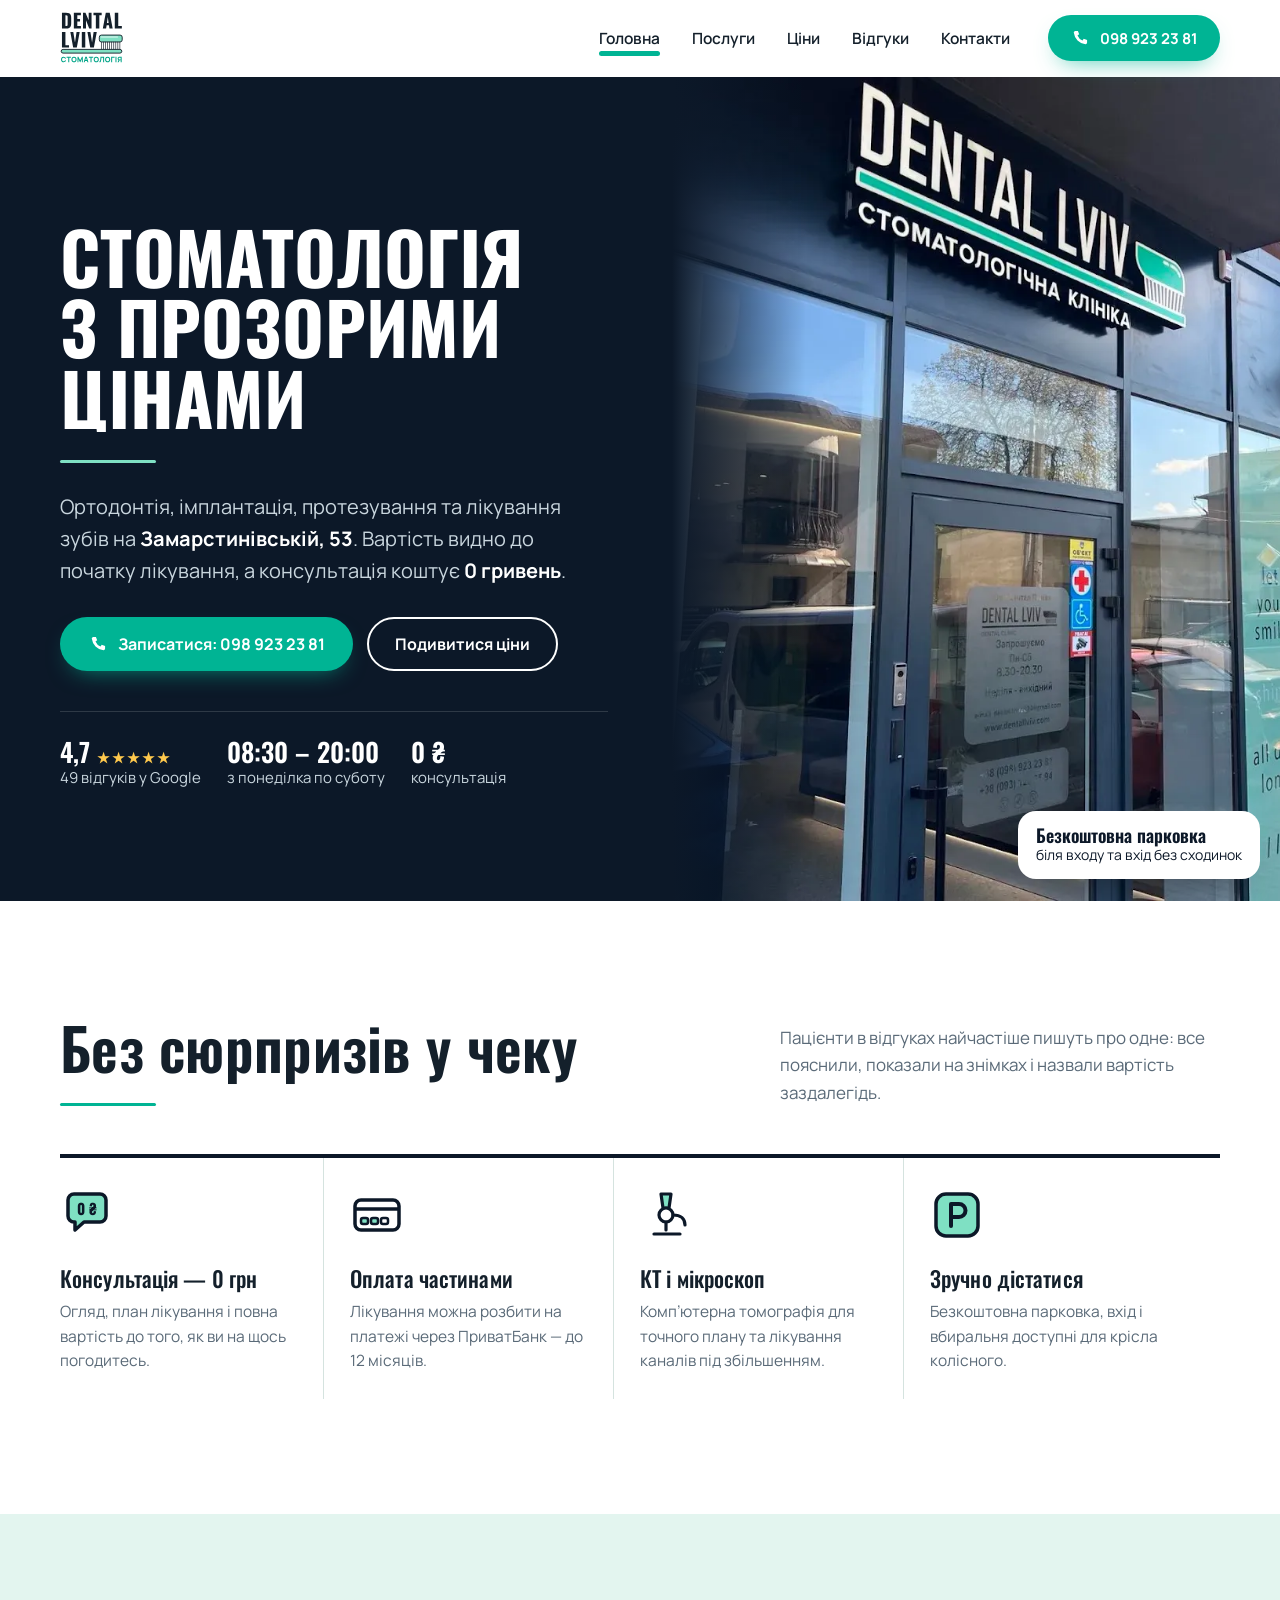
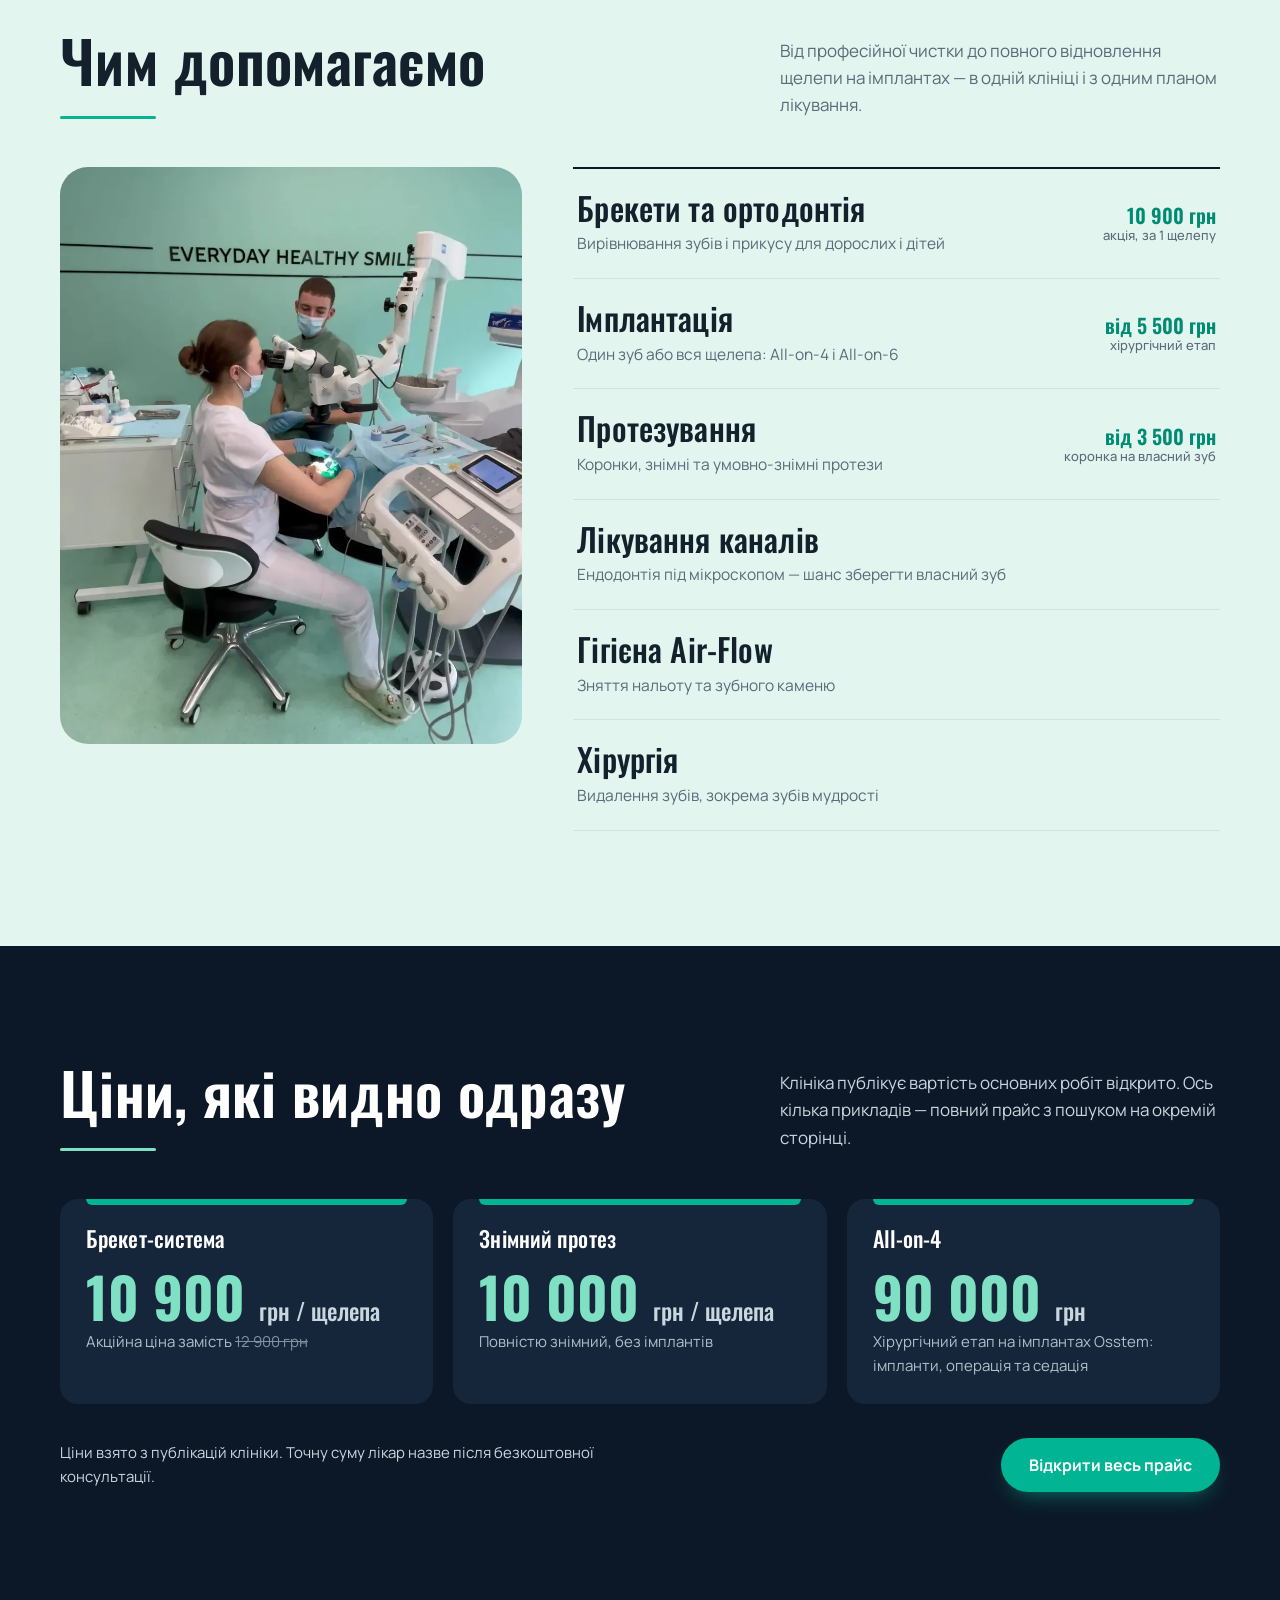
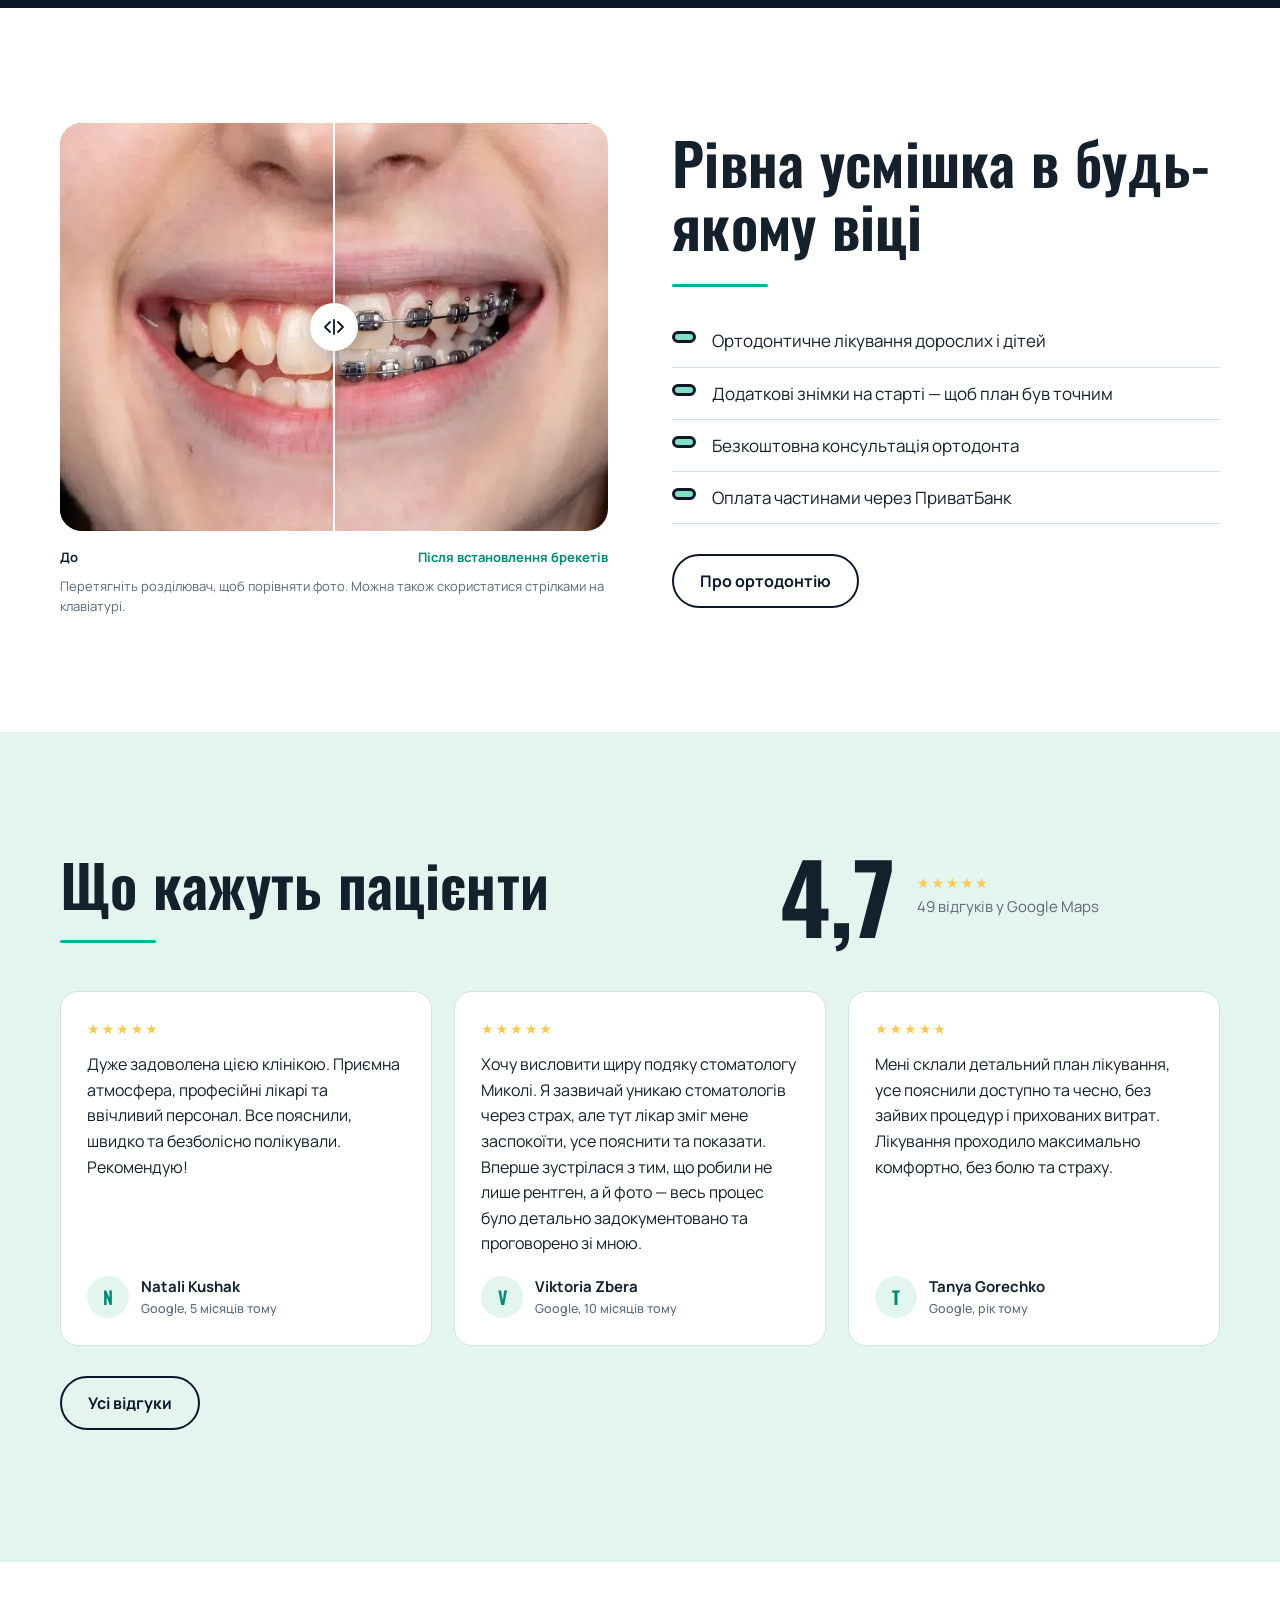
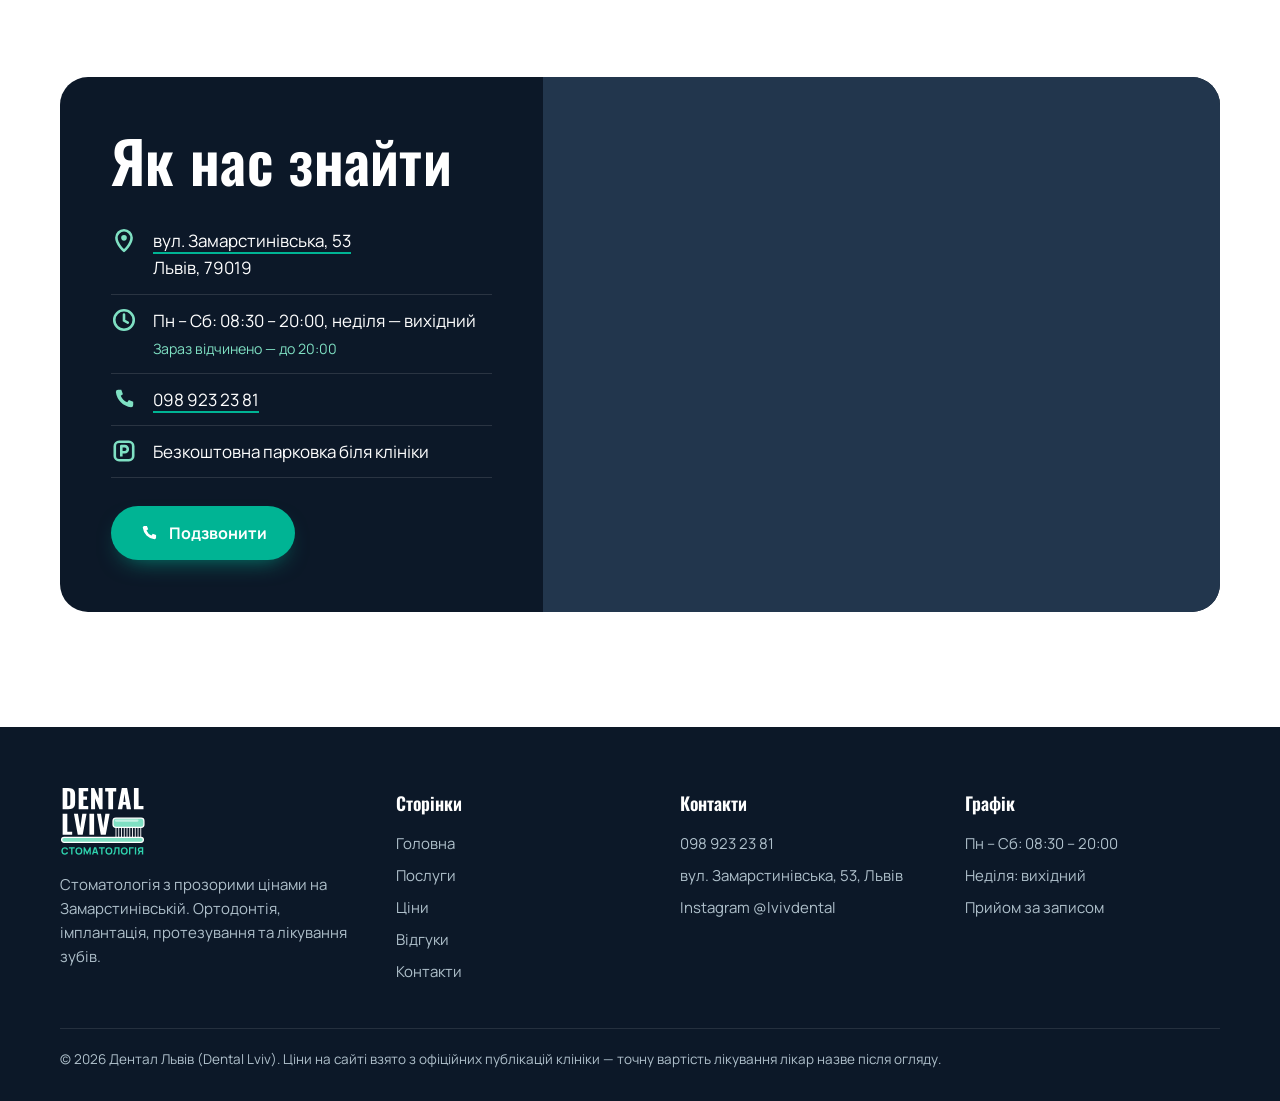
<file: index.html>
<!doctype html>
<html lang="uk">
<head>
<script src="site-safety.js"></script>
<meta charset="utf-8">
<meta name="viewport" content="width=device-width, initial-scale=1, viewport-fit=cover">
<meta name="robots" content="noindex, nofollow">
<title>Дентал Львів — стоматологія з прозорими цінами на Замарстинівській</title>
<meta name="description" content="Ортодонтія, імплантація, протезування й лікування зубів у Львові. Консультація — 0 грн, оплата частинами. Пн–Сб 08:30–20:00, тел. 098 923 23 81.">
<meta name="theme-color" content="#0C1828">
<link rel="icon" href="img/favicon.svg" type="image/svg+xml">
<link rel="apple-touch-icon" href="img/apple-touch-icon.png">
<link rel="preload" href="fonts/oswald_cyrillic.woff2" as="font" type="font/woff2" crossorigin>
<link rel="preload" href="fonts/manrope_cyrillic.woff2" as="font" type="font/woff2" crossorigin>
<link rel="stylesheet" href="css/style.css">
<meta property="og:type" content="website">
<meta property="og:locale" content="uk_UA">
<meta property="og:site_name" content="Dental Lviv">
<meta property="og:title" content="Дентал Львів — стоматологія з прозорими цінами на Замарстинівській">
<meta property="og:description" content="Ортодонтія, імплантація, протезування й лікування зубів у Львові. Консультація — 0 грн, оплата частинами. Пн–Сб 08:30–20:00, тел. 098 923 23 81.">

<meta property="og:image" content="https://konkos-design.github.io/dental-lviv/img/og.jpg">
<meta property="og:image:width" content="1200">
<meta property="og:image:height" content="630">
<meta property="og:image:alt" content="Dental Lviv — стоматологія з прозорими цінами, Львів, Замарстинівська, 53">
<meta name="twitter:card" content="summary_large_image">
<meta name="twitter:title" content="Дентал Львів — стоматологія з прозорими цінами на Замарстинівській">
<meta name="twitter:description" content="Ортодонтія, імплантація, протезування й лікування зубів у Львові. Консультація — 0 грн, оплата частинами. Пн–Сб 08:30–20:00, тел. 098 923 23 81.">
<meta name="twitter:image" content="https://konkos-design.github.io/dental-lviv/img/og.jpg">
<script type="application/ld+json">{"@context":"https://schema.org","@type":"Dentist","name":"Дентал Львів (Dental Lviv)","telephone":"+380989232381","address":{"@type":"PostalAddress","streetAddress":"вул. Замарстинівська, 53","addressLocality":"Львів","postalCode":"79019","addressCountry":"UA"},"openingHours":"Mo-Sa 08:30-20:00","aggregateRating":{"@type":"AggregateRating","ratingValue":"4.7","reviewCount":"49"},"sameAs":["https://www.instagram.com/lvivdental/"]}</script>
<link rel="canonical" href="https://konkos-design.github.io/dental-lviv/">
<meta property="og:url" content="https://konkos-design.github.io/dental-lviv/">
<link rel="stylesheet" href="site-safety.css">
</head>
<body>
<a class="sr" href="#main">Перейти до змісту</a>
<header class="top">
  <div class="wrap top__in">
    <a class="logo" href="index.html" aria-label="Dental Lviv — на головну"><img src="img/logo.svg" alt="Dental Lviv стоматологія" width="125" height="104"></a>
    <nav class="nav" aria-label="Головне меню">
      <a href="index.html" aria-current="page">Головна</a><a href="poslugy.html">Послуги</a><a href="tsiny.html">Ціни</a><a href="vidguky.html">Відгуки</a><a href="kontakty.html">Контакти</a>
      <a class="btn btn--brush" href="tel:+380989232381" data-mobile-call><svg class="" viewBox="0 0 24 24" aria-hidden="true"><path d="M6.5 3.5h3l1.5 4-2 1.5a11 11 0 0 0 6 6l1.5-2 4 1.5v3a2 2 0 0 1-2 2A16 16 0 0 1 4.5 5.5a2 2 0 0 1 2-2z" fill="currentColor"/></svg>Подзвонити</a>
    </nav>
    <a class="btn btn--brush top__call" href="tel:+380989232381"><svg class="" viewBox="0 0 24 24" aria-hidden="true"><path d="M6.5 3.5h3l1.5 4-2 1.5a11 11 0 0 0 6 6l1.5-2 4 1.5v3a2 2 0 0 1-2 2A16 16 0 0 1 4.5 5.5a2 2 0 0 1 2-2z" fill="currentColor"/></svg><span>098 923 23 81</span></a>
    <button class="burger" type="button" aria-label="Меню" aria-expanded="false"><span></span><span></span><span></span></button>
  </div>
</header>
<main id="main">

<section class="hero">
  <div class="hero__grid">
    <div class="hero__text">
      <h1><span class="ln"><span>Стоматологія</span></span><span class="ln"><span>з прозорими</span></span><span class="ln"><span>цінами</span></span></h1>
      <span class="section-accent" aria-hidden="true"></span>
      <p class="hero__lead">Ортодонтія, імплантація, протезування та лікування зубів на <b>Замарстинівській, 53</b>. Вартість видно до початку лікування, а консультація коштує <b>0 гривень</b>.</p>
      <div class="hero__cta">
        <a class="btn btn--brush" href="tel:+380989232381"><svg class="" viewBox="0 0 24 24" aria-hidden="true"><path d="M6.5 3.5h3l1.5 4-2 1.5a11 11 0 0 0 6 6l1.5-2 4 1.5v3a2 2 0 0 1-2 2A16 16 0 0 1 4.5 5.5a2 2 0 0 1 2-2z" fill="currentColor"/></svg>Записатися: 098 923 23 81</a>
        <a class="btn btn--ghost" href="tsiny.html">Подивитися ціни</a>
      </div>
      <div class="hero__facts">
        <div><strong>4,7 <span class="stars" aria-hidden="true">★★★★★</span></strong>49 відгуків у Google</div>
        <div><strong>08:30 – 20:00</strong>з понеділка по суботу</div>
        <div><strong>0 ₴</strong>консультація</div>
      </div>
    </div>
    <div class="hero__media">
      <img src="img/facade.webp" alt="Вивіска Dental Lviv над входом у клініку на Замарстинівській" width="1400" height="1050" fetchpriority="high">
      <div class="hero__tag"><b>Безкоштовна парковка</b>біля входу та вхід без сходинок</div>
    </div>
  </div>
</section>

<section class="sec">
  <div class="wrap">
    <div class="sec__head">
      <div class="rv-up"><h2>Без сюрпризів у чеку</h2><span class="section-accent" aria-hidden="true"></span></div>
      <p class="rv-up rv-d1">Пацієнти в відгуках найчастіше пишуть про одне: все пояснили, показали на знімках і назвали вартість заздалегідь.</p>
    </div>
    <div class="perks">
      <div class="perk rv-up"><svg viewBox="0 0 54 54" aria-hidden="true"><path d="M8 12a6 6 0 0 1 6-6h26a6 6 0 0 1 6 6v16a6 6 0 0 1-6 6H24l-9 8v-8h-1a6 6 0 0 1-6-6z" fill="#7FE0C3" stroke="#0C1828" stroke-width="3.5" stroke-linejoin="round"/><text x="27" y="26.5" text-anchor="middle" font-family="Oswald,sans-serif" font-weight="700" font-size="15" fill="#0C1828">0 ₴</text></svg><h3>Консультація — 0 грн</h3><p>Огляд, план лікування і повна вартість до того, як ви на щось погодитесь.</p></div>
      <div class="perk rv-up rv-d1"><svg viewBox="0 0 54 54" aria-hidden="true"><rect x="5" y="12" width="44" height="30" rx="6" fill="#fff" stroke="#0C1828" stroke-width="3.5"/><rect x="11" y="30" width="7" height="6" rx="2" fill="#7FE0C3" stroke="#0C1828" stroke-width="2.5"/><rect x="21" y="30" width="7" height="6" rx="2" fill="#7FE0C3" stroke="#0C1828" stroke-width="2.5"/><rect x="31" y="30" width="7" height="6" rx="2" fill="none" stroke="#0C1828" stroke-width="2.5"/><path d="M5 21h44" stroke="#0C1828" stroke-width="3.5"/></svg><h3>Оплата частинами</h3><p>Лікування можна розбити на платежі через ПриватБанк — до 12 місяців.</p></div>
      <div class="perk rv-up rv-d2"><svg viewBox="0 0 54 54" aria-hidden="true"><path d="M21 6h10l-2 14h-6z" fill="#7FE0C3" stroke="#0C1828" stroke-width="3.2" stroke-linejoin="round"/><circle cx="26" cy="27" r="7" fill="#fff" stroke="#0C1828" stroke-width="3.2"/><path d="M26 34v8M14 46h26M33 27c8 0 12 4 12 10" fill="none" stroke="#0C1828" stroke-width="3.2" stroke-linecap="round"/></svg><h3>КТ і мікроскоп</h3><p>Комп’ютерна томографія для точного плану та лікування каналів під збільшенням.</p></div>
      <div class="perk rv-up rv-d3"><svg viewBox="0 0 54 54" aria-hidden="true"><rect x="6" y="6" width="42" height="42" rx="10" fill="#7FE0C3" stroke="#0C1828" stroke-width="3.5"/><path d="M21 38V16h8a6.5 6.5 0 0 1 0 13h-8" fill="none" stroke="#0C1828" stroke-width="4" stroke-linejoin="round" stroke-linecap="round"/></svg><h3>Зручно дістатися</h3><p>Безкоштовна парковка, вхід і вбиральня доступні для крісла колісного.</p></div>
    </div>
  </div>
</section>

<section class="sec sec--mint">
  <div class="wrap">
    <div class="sec__head">
      <div class="rv-up"><h2>Чим допомагаємо</h2><span class="section-accent" aria-hidden="true"></span></div>
      <p class="rv-up rv-d1">Від професійної чистки до повного відновлення щелепи на імплантах — в одній клініці і з одним планом лікування.</p>
    </div>
    <div class="dirs">
      <figure class="dirs__photo rv-up" style="margin:0"><img src="img/cabinet.webp" alt="Кабінет Dental Lviv з мікроскопом для лікування каналів" width="900" height="1184" loading="lazy"></figure>
      <ul class="dirs__list">
        <li class="dir rv-up"><a href="poslugy.html#ortho" data-img="img/braces.webp" data-alt="Брекет-система крупним планом"><h3>Брекети та ортодонтія</h3><p>Вирівнювання зубів і прикусу для дорослих і дітей</p><span class="dir__price">10 900 грн<small>акція, за 1 щелепу</small></span></a></li>
        <li class="dir rv-up"><a href="poslugy.html#implant" data-img="img/surgery.webp" data-alt="Хірург і асистентка під час операції"><h3>Імплантація</h3><p>Один зуб або вся щелепа: All-on-4 і All-on-6</p><span class="dir__price">від 5 500 грн<small>хірургічний етап</small></span></a></li>
        <li class="dir rv-up"><a href="poslugy.html#prosthetics" data-img="img/care.webp" data-alt="Лікар і асистентка працюють з пацієнтом"><h3>Протезування</h3><p>Коронки, знімні та умовно-знімні протези</p><span class="dir__price">від 3 500 грн<small>коронка на власний зуб</small></span></a></li>
        <li class="dir rv-up"><a href="poslugy.html#endo" data-img="img/cabinet.webp" data-alt="Кабінет з мікроскопом"><h3>Лікування каналів</h3><p>Ендодонтія під мікроскопом — шанс зберегти власний зуб</p></a></li>
        <li class="dir rv-up"><a href="poslugy.html#hygiene" data-img="img/hygiene.webp" data-alt="Гігієністка проводить чистку"><h3>Гігієна Air-Flow</h3><p>Зняття нальоту та зубного каменю</p></a></li>
        <li class="dir rv-up"><a href="poslugy.html#surgery" data-img="img/doctor.webp" data-alt="Лікар оглядає пацієнта"><h3>Хірургія</h3><p>Видалення зубів, зокрема зубів мудрості</p></a></li>
      </ul>
    </div>
  </div>
</section>

<section class="sec sec--ink">
  <div class="wrap">
    <div class="sec__head">
      <div class="rv-up"><h2>Ціни, які видно одразу</h2><span class="section-accent" aria-hidden="true"></span></div>
      <p class="rv-up rv-d1">Клініка публікує вартість основних робіт відкрито. Ось кілька прикладів — повний прайс з пошуком на окремій сторінці.</p>
    </div>
    <div class="tags">
      <div class="ptag rv-up"><h3>Брекет-система</h3><div class="ptag__sum">10 900 <span>грн / щелепа</span></div><p>Акційна ціна замість <s>12 900 грн</s></p></div>
      <div class="ptag rv-up rv-d1"><h3>Знімний протез</h3><div class="ptag__sum">10 000 <span>грн / щелепа</span></div><p>Повністю знімний, без імплантів</p></div>
      <div class="ptag rv-up rv-d2"><h3>All-on-4</h3><div class="ptag__sum">90 000 <span>грн</span></div><p>Хірургічний етап на імплантах Osstem: імпланти, операція та седація</p></div>
    </div>
    <div class="tags__more rv-up">
      <p>Ціни взято з публікацій клініки. Точну суму лікар назве після безкоштовної консультації.</p>
      <a class="btn btn--brush" href="tsiny.html">Відкрити весь прайс</a>
    </div>
  </div>
</section>

<section class="sec">
  <div class="wrap ba">
    <figure class="ba__img rv-up">
      <div class="compare" data-compare>
        <div class="compare__layer compare__after"><img src="img/braces-ba.webp" alt="Усмішка після встановлення брекетів" width="700" height="1042" loading="lazy" draggable="false"></div>
        <div class="compare__layer compare__before"><img src="img/braces-ba.webp" alt="Усмішка до встановлення брекетів" width="700" height="1042" loading="lazy" draggable="false"></div>
        <span class="compare__divider" aria-hidden="true"><span class="compare__handle"><svg viewBox="0 0 24 24" fill="none" stroke="currentColor" stroke-width="1.8" stroke-linecap="round" stroke-linejoin="round"><path d="m8 7-5 5 5 5m8-10 5 5-5 5M12 5v14"/></svg></span></span>
        <input type="range" min="0" max="100" value="50" aria-label="Порівняння до та після встановлення брекетів" aria-describedby="compare-hint">
      </div>
      <figcaption class="compare__caption"><span class="compare__labels"><span>До</span><span>Після встановлення брекетів</span></span><span class="compare__hint" id="compare-hint">Перетягніть розділювач, щоб порівняти фото. Можна також скористатися стрілками на клавіатурі.</span></figcaption>
    </figure>
    <div class="rv-up rv-d1">
      <h2>Рівна усмішка в будь-якому віці</h2>
      <span class="section-accent" aria-hidden="true"></span>
      <ul class="ticks">
        <li>Ортодонтичне лікування дорослих і дітей</li>
        <li>Додаткові знімки на старті — щоб план був точним</li>
        <li>Безкоштовна консультація ортодонта</li>
        <li>Оплата частинами через ПриватБанк</li>
      </ul>
      <a class="btn btn--line" href="poslugy.html#ortho">Про ортодонтію</a>
    </div>
  </div>
</section>

<section class="sec sec--mint">
  <div class="wrap">
    <div class="sec__head">
      <div class="rv-up"><h2>Що кажуть пацієнти</h2><span class="section-accent" aria-hidden="true"></span></div>
      <div class="score rv-up rv-d1"><span class="score__big">4,7</span><div><span class="stars">★★★★★</span><br>49 відгуків у Google Maps</div></div>
    </div>
    <div class="rv-grid">
      <article class="rv rv-up"><span class="stars" aria-label="5 з 5">★★★★★</span><blockquote>Дуже задоволена цією клінікою. Приємна атмосфера, професійні лікарі та ввічливий персонал. Все пояснили, швидко та безболісно полікували. Рекомендую!</blockquote><footer><span class="ava" aria-hidden="true">N</span><span>Natali Kushak<small>Google, 5 місяців тому</small></span></footer></article><article class="rv rv-up rv-d1"><span class="stars" aria-label="5 з 5">★★★★★</span><blockquote>Хочу висловити щиру подяку стоматологу Миколі. Я зазвичай уникаю стоматологів через страх, але тут лікар зміг мене заспокоїти, усе пояснити та показати. Вперше зустрілася з тим, що робили не лише рентген, а й фото — весь процес було детально задокументовано та проговорено зі мною.</blockquote><footer><span class="ava" aria-hidden="true">V</span><span>Viktoria Zbera<small>Google, 10 місяців тому</small></span></footer></article><article class="rv rv-up rv-d2"><span class="stars" aria-label="5 з 5">★★★★★</span><blockquote>Мені склали детальний план лікування, усе пояснили доступно та чесно, без зайвих процедур і прихованих витрат. Лікування проходило максимально комфортно, без болю та страху.</blockquote><footer><span class="ava" aria-hidden="true">T</span><span>Tanya Gorechko<small>Google, рік тому</small></span></footer></article>
    </div>
    <p style="margin-top:30px" class="rv-up"><a class="btn btn--line" href="vidguky.html">Усі відгуки</a></p>
  </div>
</section>

<section class="sec">
  <div class="wrap">
    <div class="contact rv-up">
      <div class="contact__info">
        <h2>Як нас знайти</h2>
        <ul class="cl">
          <li><svg class="" viewBox="0 0 24 24" aria-hidden="true"><path d="M12 22s7-6.2 7-12a7 7 0 1 0-14 0c0 5.8 7 12 7 12z" fill="none" stroke="currentColor" stroke-width="2.4" stroke-linejoin="round"/><circle cx="12" cy="10" r="2.6" fill="currentColor"/></svg><span><a href="https://www.google.com/maps/place/?q=place_id:ChIJrTgiKQDdOkcRZHdRXXGC3WM" target="_blank" rel="noopener">вул. Замарстинівська, 53</a><br>Львів, 79019</span></li>
          <li><svg class="" viewBox="0 0 24 24" aria-hidden="true"><circle cx="12" cy="12" r="9" fill="none" stroke="currentColor" stroke-width="2.4"/><path d="M12 7v5.5l3.5 2" fill="none" stroke="currentColor" stroke-width="2.4" stroke-linecap="round"/></svg><span>Пн – Сб: 08:30 – 20:00, неділя — вихідний<br><small data-open-now style="color:#7FE0C3"></small></span></li>
          <li><svg class="" viewBox="0 0 24 24" aria-hidden="true"><path d="M6.5 3.5h3l1.5 4-2 1.5a11 11 0 0 0 6 6l1.5-2 4 1.5v3a2 2 0 0 1-2 2A16 16 0 0 1 4.5 5.5a2 2 0 0 1 2-2z" fill="currentColor"/></svg><span><a href="tel:+380989232381">098 923 23 81</a></span></li>
          <li><svg class="" viewBox="0 0 24 24" aria-hidden="true"><rect x="3.5" y="3.5" width="17" height="17" rx="4" fill="none" stroke="currentColor" stroke-width="2.4"/><path d="M9.5 17V7.5h3.2a2.8 2.8 0 0 1 0 5.6H9.5" fill="none" stroke="currentColor" stroke-width="2.4" stroke-linejoin="round"/></svg><span>Безкоштовна парковка біля клініки</span></li>
        </ul>
        <a class="btn btn--brush" href="tel:+380989232381"><svg class="" viewBox="0 0 24 24" aria-hidden="true"><path d="M6.5 3.5h3l1.5 4-2 1.5a11 11 0 0 0 6 6l1.5-2 4 1.5v3a2 2 0 0 1-2 2A16 16 0 0 1 4.5 5.5a2 2 0 0 1 2-2z" fill="currentColor"/></svg>Подзвонити</a>
      </div>
      <div class="contact__map"><iframe title="Dental Lviv на карті" loading="lazy" referrerpolicy="no-referrer-when-downgrade" src="https://www.google.com/maps?q=%D0%94%D0%B5%D0%BD%D1%82%D0%B0%D0%BB%20%D0%9B%D1%8C%D0%B2%D1%96%D0%B2%20%D0%97%D0%B0%D0%BC%D0%B0%D1%80%D1%81%D1%82%D0%B8%D0%BD%D1%96%D0%B2%D1%81%D1%8C%D0%BA%D0%B0%2053&amp;ll=49.8567913,24.0268499&amp;z=16&amp;hl=uk&amp;output=embed"></iframe></div>
    </div>
  </div>
</section>
</main>
<footer class="foot">
  <div class="wrap">
    <div class="foot__grid">
      <div>
        <img src="img/logo-light.svg" alt="Dental Lviv стоматологія" width="84" height="70" loading="lazy">
        <p>Стоматологія з прозорими цінами на Замарстинівській. Ортодонтія, імплантація, протезування та лікування зубів.</p>
      </div>
      <div>
        <h4>Сторінки</h4>
        <ul><li><a href="index.html">Головна</a></li><li><a href="poslugy.html">Послуги</a></li><li><a href="tsiny.html">Ціни</a></li><li><a href="vidguky.html">Відгуки</a></li><li><a href="kontakty.html">Контакти</a></li></ul>
      </div>
      <div>
        <h4>Контакти</h4>
        <ul>
          <li><a href="tel:+380989232381">098 923 23 81</a></li>
          <li><a href="https://www.google.com/maps/place/?q=place_id:ChIJrTgiKQDdOkcRZHdRXXGC3WM" target="_blank" rel="noopener">вул. Замарстинівська, 53, Львів</a></li>
          <li><a href="https://www.instagram.com/lvivdental/" target="_blank" rel="noopener">Instagram @lvivdental</a></li>
        </ul>
      </div>
      <div>
        <h4>Графік</h4>
        <ul><li>Пн – Сб: 08:30 – 20:00</li><li>Неділя: вихідний</li><li>Прийом за записом</li></ul>
      </div>
    </div>
    <div class="foot__bottom">© 2026 Дентал Львів (Dental Lviv). Ціни на сайті взято з офіційних публікацій клініки — точну вартість лікування лікар назве після огляду.</div>
  </div>
</footer>
<a class="fab" href="tel:+380989232381" aria-label="Подзвонити в клініку"><svg class="" viewBox="0 0 24 24" aria-hidden="true"><path d="M6.5 3.5h3l1.5 4-2 1.5a11 11 0 0 0 6 6l1.5-2 4 1.5v3a2 2 0 0 1-2 2A16 16 0 0 1 4.5 5.5a2 2 0 0 1 2-2z" fill="currentColor"/></svg></a>
<script src="js/main.js" defer></script>
</body>
</html>
</file>
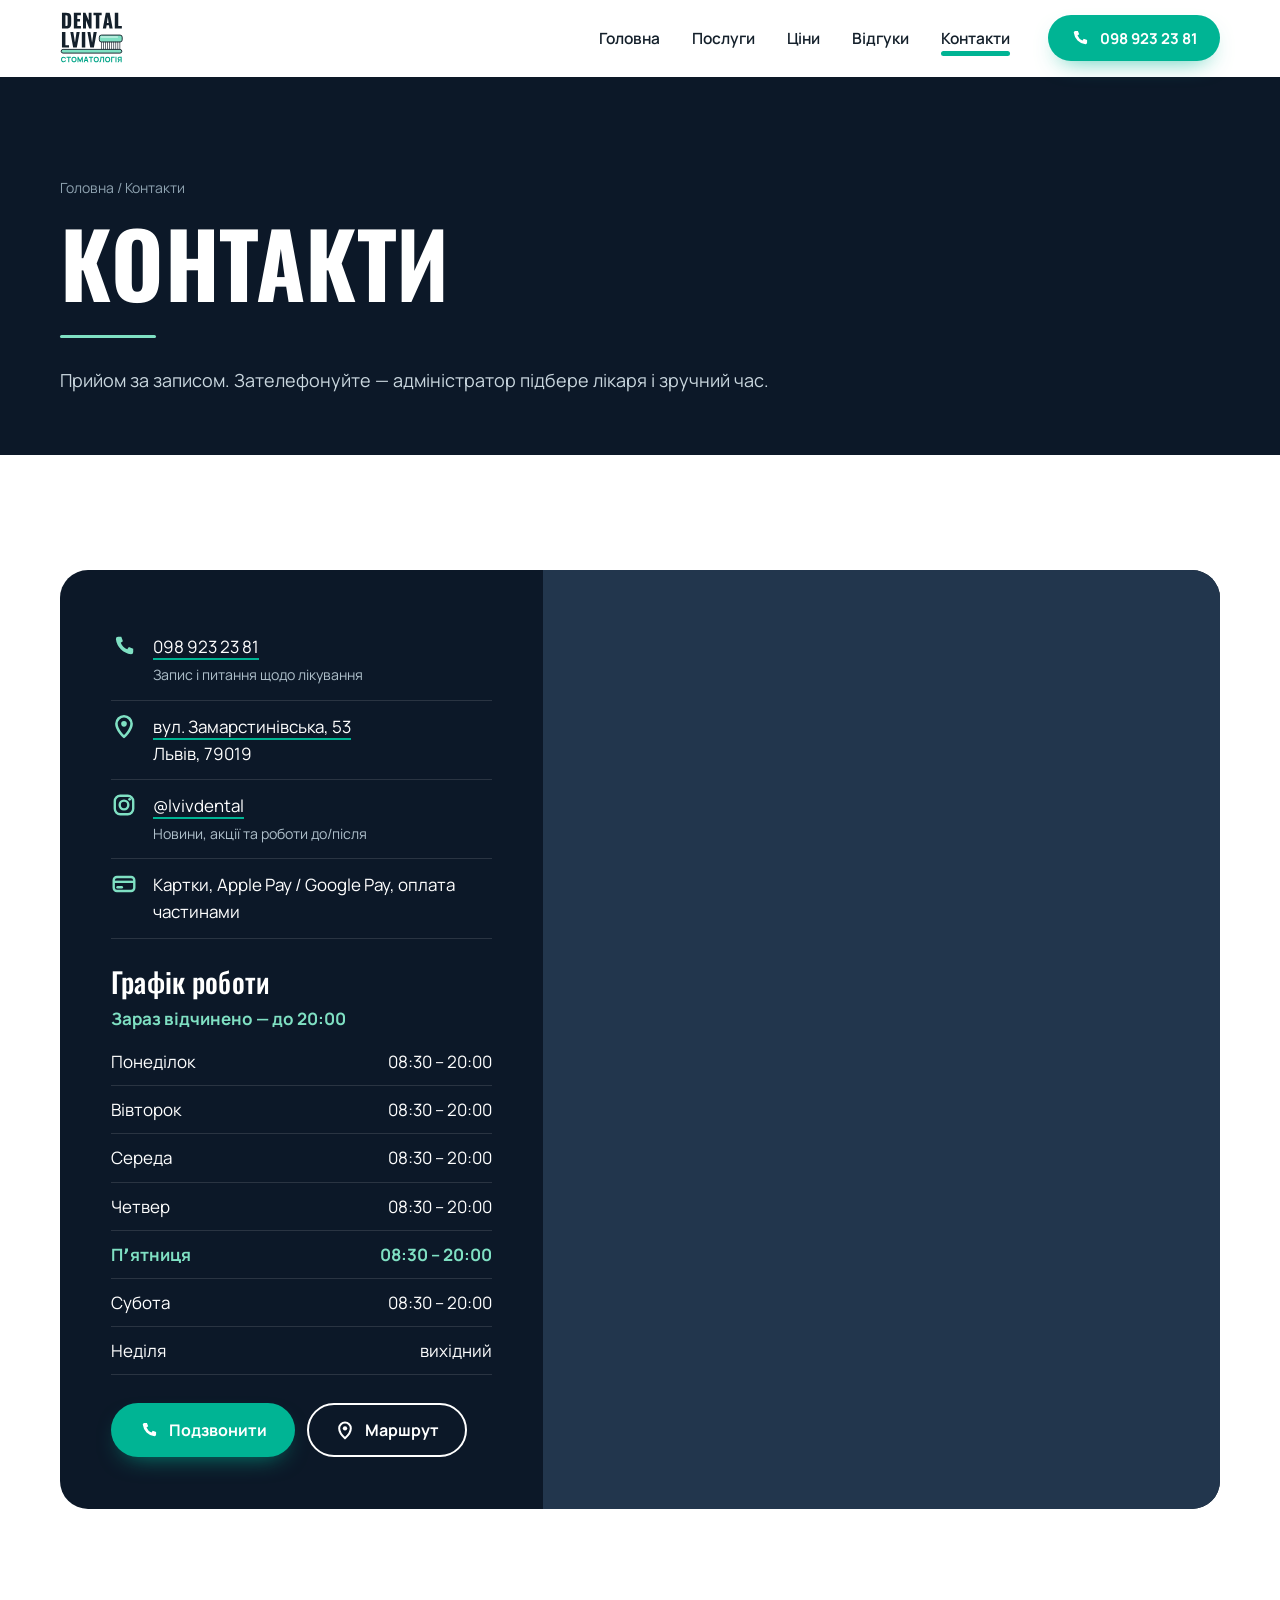
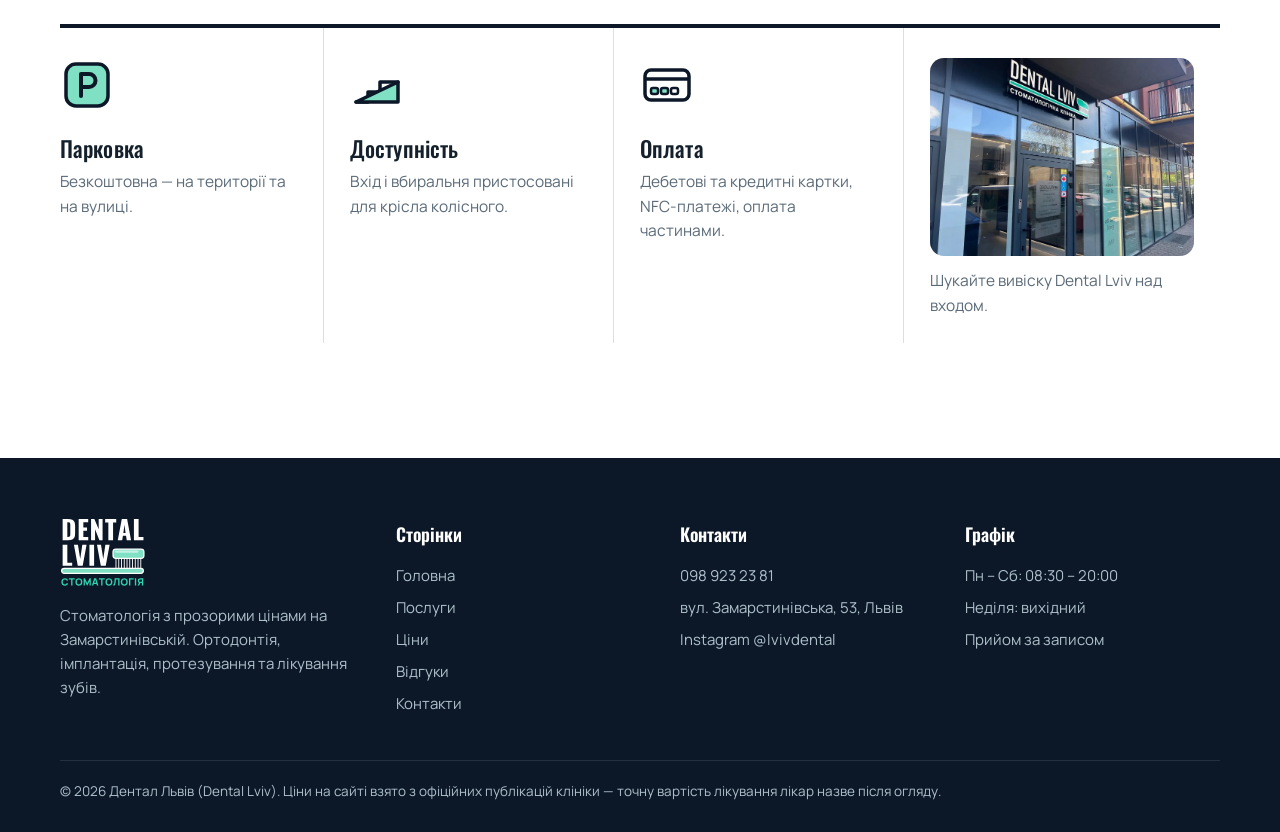
<file: kontakty.html>
<!doctype html>
<html lang="uk">
<head>
<script src="site-safety.js"></script>
<meta charset="utf-8">
<meta name="viewport" content="width=device-width, initial-scale=1, viewport-fit=cover">
<meta name="robots" content="noindex, nofollow">
<title>Контакти — Дентал Львів</title>
<meta name="description" content="Львів, вул. Замарстинівська, 53. Пн–Сб 08:30–20:00. Телефон 098 923 23 81. Безкоштовна парковка.">
<meta name="theme-color" content="#0C1828">
<link rel="icon" href="img/favicon.svg" type="image/svg+xml">
<link rel="apple-touch-icon" href="img/apple-touch-icon.png">
<link rel="preload" href="fonts/oswald_cyrillic.woff2" as="font" type="font/woff2" crossorigin>
<link rel="preload" href="fonts/manrope_cyrillic.woff2" as="font" type="font/woff2" crossorigin>
<link rel="stylesheet" href="css/style.css">
<meta property="og:type" content="website">
<meta property="og:locale" content="uk_UA">
<meta property="og:site_name" content="Dental Lviv">
<meta property="og:title" content="Контакти — Дентал Львів">
<meta property="og:description" content="Львів, вул. Замарстинівська, 53. Пн–Сб 08:30–20:00. Телефон 098 923 23 81. Безкоштовна парковка.">

<meta property="og:image" content="https://konkos-design.github.io/dental-lviv/img/og.jpg">
<meta property="og:image:width" content="1200">
<meta property="og:image:height" content="630">
<meta property="og:image:alt" content="Dental Lviv — стоматологія з прозорими цінами, Львів, Замарстинівська, 53">
<meta name="twitter:card" content="summary_large_image">
<meta name="twitter:title" content="Контакти — Дентал Львів">
<meta name="twitter:description" content="Львів, вул. Замарстинівська, 53. Пн–Сб 08:30–20:00. Телефон 098 923 23 81. Безкоштовна парковка.">
<meta name="twitter:image" content="https://konkos-design.github.io/dental-lviv/img/og.jpg">
<script type="application/ld+json">{"@context":"https://schema.org","@type":"Dentist","name":"Дентал Львів (Dental Lviv)","telephone":"+380989232381","address":{"@type":"PostalAddress","streetAddress":"вул. Замарстинівська, 53","addressLocality":"Львів","postalCode":"79019","addressCountry":"UA"},"openingHours":"Mo-Sa 08:30-20:00","aggregateRating":{"@type":"AggregateRating","ratingValue":"4.7","reviewCount":"49"},"sameAs":["https://www.instagram.com/lvivdental/"]}</script>
<link rel="canonical" href="https://konkos-design.github.io/dental-lviv/kontakty.html">
<meta property="og:url" content="https://konkos-design.github.io/dental-lviv/kontakty.html">
<link rel="stylesheet" href="site-safety.css">
</head>
<body>
<a class="sr" href="#main">Перейти до змісту</a>
<header class="top">
  <div class="wrap top__in">
    <a class="logo" href="index.html" aria-label="Dental Lviv — на головну"><img src="img/logo.svg" alt="Dental Lviv стоматологія" width="125" height="104"></a>
    <nav class="nav" aria-label="Головне меню">
      <a href="index.html">Головна</a><a href="poslugy.html">Послуги</a><a href="tsiny.html">Ціни</a><a href="vidguky.html">Відгуки</a><a href="kontakty.html" aria-current="page">Контакти</a>
      <a class="btn btn--brush" href="tel:+380989232381" data-mobile-call><svg class="" viewBox="0 0 24 24" aria-hidden="true"><path d="M6.5 3.5h3l1.5 4-2 1.5a11 11 0 0 0 6 6l1.5-2 4 1.5v3a2 2 0 0 1-2 2A16 16 0 0 1 4.5 5.5a2 2 0 0 1 2-2z" fill="currentColor"/></svg>Подзвонити</a>
    </nav>
    <a class="btn btn--brush top__call" href="tel:+380989232381"><svg class="" viewBox="0 0 24 24" aria-hidden="true"><path d="M6.5 3.5h3l1.5 4-2 1.5a11 11 0 0 0 6 6l1.5-2 4 1.5v3a2 2 0 0 1-2 2A16 16 0 0 1 4.5 5.5a2 2 0 0 1 2-2z" fill="currentColor"/></svg><span>098 923 23 81</span></a>
    <button class="burger" type="button" aria-label="Меню" aria-expanded="false"><span></span><span></span><span></span></button>
  </div>
</header>
<main id="main">

<section class="phead"><div class="wrap">
  <div class="crumbs"><a href="index.html">Головна</a> / Контакти</div>
  <h1>Контакти</h1><span class="section-accent is-in" aria-hidden="true"></span>
  <p>Прийом за записом. Зателефонуйте — адміністратор підбере лікаря і зручний час.</p>
</div></section>
<section class="sec"><div class="wrap">
  <div class="contact rv-up">
    <div class="contact__info">
      <ul class="cl">
        <li><svg class="" viewBox="0 0 24 24" aria-hidden="true"><path d="M6.5 3.5h3l1.5 4-2 1.5a11 11 0 0 0 6 6l1.5-2 4 1.5v3a2 2 0 0 1-2 2A16 16 0 0 1 4.5 5.5a2 2 0 0 1 2-2z" fill="currentColor"/></svg><span><a href="tel:+380989232381">098 923 23 81</a><br><small style="color:#AFC0CB">Запис і питання щодо лікування</small></span></li>
        <li><svg class="" viewBox="0 0 24 24" aria-hidden="true"><path d="M12 22s7-6.2 7-12a7 7 0 1 0-14 0c0 5.8 7 12 7 12z" fill="none" stroke="currentColor" stroke-width="2.4" stroke-linejoin="round"/><circle cx="12" cy="10" r="2.6" fill="currentColor"/></svg><span><a href="https://www.google.com/maps/place/?q=place_id:ChIJrTgiKQDdOkcRZHdRXXGC3WM" target="_blank" rel="noopener">вул. Замарстинівська, 53</a><br>Львів, 79019</span></li>
        <li><svg class="" viewBox="0 0 24 24" aria-hidden="true"><rect x="3.5" y="3.5" width="17" height="17" rx="5" fill="none" stroke="currentColor" stroke-width="2.2"/><circle cx="12" cy="12" r="4" fill="none" stroke="currentColor" stroke-width="2.2"/><circle cx="17.2" cy="6.8" r="1.3" fill="currentColor"/></svg><span><a href="https://www.instagram.com/lvivdental/" target="_blank" rel="noopener">@lvivdental</a><br><small style="color:#AFC0CB">Новини, акції та роботи до/після</small></span></li>
        <li><svg class="" viewBox="0 0 24 24" aria-hidden="true"><rect x="2.5" y="5.5" width="19" height="13" rx="3" fill="none" stroke="currentColor" stroke-width="2.2"/><path d="M2.5 10h19" stroke="currentColor" stroke-width="2.2"/><path d="M6 15h4" stroke="currentColor" stroke-width="2.2" stroke-linecap="round"/></svg><span>Картки, Apple Pay / Google Pay, оплата частинами</span></li>
      </ul>
      <h3 style="margin-bottom:8px">Графік роботи</h3>
      <p data-open-now style="color:#7FE0C3;font-weight:700;margin:0 0 6px"></p>
      <table class="hours"><tr data-d="1"><td>Понеділок</td><td>08:30 – 20:00</td></tr><tr data-d="2"><td>Вівторок</td><td>08:30 – 20:00</td></tr><tr data-d="3"><td>Середа</td><td>08:30 – 20:00</td></tr><tr data-d="4"><td>Четвер</td><td>08:30 – 20:00</td></tr><tr data-d="5"><td>Пʼятниця</td><td>08:30 – 20:00</td></tr><tr data-d="6"><td>Субота</td><td>08:30 – 20:00</td></tr><tr data-d="0"><td>Неділя</td><td>вихідний</td></tr></table>
      <div style="display:flex;flex-wrap:wrap;gap:12px;margin-top:28px">
        <a class="btn btn--brush" href="tel:+380989232381"><svg class="" viewBox="0 0 24 24" aria-hidden="true"><path d="M6.5 3.5h3l1.5 4-2 1.5a11 11 0 0 0 6 6l1.5-2 4 1.5v3a2 2 0 0 1-2 2A16 16 0 0 1 4.5 5.5a2 2 0 0 1 2-2z" fill="currentColor"/></svg>Подзвонити</a>
        <a class="btn btn--ghost" href="https://www.google.com/maps/place/?q=place_id:ChIJrTgiKQDdOkcRZHdRXXGC3WM" target="_blank" rel="noopener"><svg class="" viewBox="0 0 24 24" aria-hidden="true"><path d="M12 22s7-6.2 7-12a7 7 0 1 0-14 0c0 5.8 7 12 7 12z" fill="none" stroke="currentColor" stroke-width="2.4" stroke-linejoin="round"/><circle cx="12" cy="10" r="2.6" fill="currentColor"/></svg>Маршрут</a>
      </div>
    </div>
    <div class="contact__map"><iframe title="Dental Lviv на карті" loading="lazy" referrerpolicy="no-referrer-when-downgrade" src="https://www.google.com/maps?q=%D0%94%D0%B5%D0%BD%D1%82%D0%B0%D0%BB%20%D0%9B%D1%8C%D0%B2%D1%96%D0%B2%20%D0%97%D0%B0%D0%BC%D0%B0%D1%80%D1%81%D1%82%D0%B8%D0%BD%D1%96%D0%B2%D1%81%D1%8C%D0%BA%D0%B0%2053&amp;ll=49.8567913,24.0268499&amp;z=16&amp;hl=uk&amp;output=embed"></iframe></div>
  </div>
</div></section>
<section class="sec sec--mint" style="padding-top:0;background:none"><div class="wrap">
  <div class="perks">
    <div class="perk rv-up"><svg viewBox="0 0 54 54" aria-hidden="true"><rect x="6" y="6" width="42" height="42" rx="10" fill="#7FE0C3" stroke="#0C1828" stroke-width="3.5"/><path d="M21 38V16h8a6.5 6.5 0 0 1 0 13h-8" fill="none" stroke="#0C1828" stroke-width="4" stroke-linejoin="round" stroke-linecap="round"/></svg><h3>Парковка</h3><p>Безкоштовна — на території та на вулиці.</p></div>
    <div class="perk rv-up rv-d1"><svg viewBox="0 0 54 54" aria-hidden="true"><path d="M6 44h12V34h12V24h18" fill="none" stroke="#0C1828" stroke-width="3.5" stroke-linejoin="round" stroke-linecap="round"/><path d="M6 44 48 24v20z" fill="#7FE0C3" stroke="#0C1828" stroke-width="3.5" stroke-linejoin="round"/></svg><h3>Доступність</h3><p>Вхід і вбиральня пристосовані для крісла колісного.</p></div>
    <div class="perk rv-up rv-d2"><svg viewBox="0 0 54 54" aria-hidden="true"><rect x="5" y="12" width="44" height="30" rx="6" fill="#fff" stroke="#0C1828" stroke-width="3.5"/><rect x="11" y="30" width="7" height="6" rx="2" fill="#7FE0C3" stroke="#0C1828" stroke-width="2.5"/><rect x="21" y="30" width="7" height="6" rx="2" fill="#7FE0C3" stroke="#0C1828" stroke-width="2.5"/><rect x="31" y="30" width="7" height="6" rx="2" fill="none" stroke="#0C1828" stroke-width="2.5"/><path d="M5 21h44" stroke="#0C1828" stroke-width="3.5"/></svg><h3>Оплата</h3><p>Дебетові та кредитні картки, NFC-платежі, оплата частинами.</p></div>
    <div class="perk rv-up rv-d3"><img src="img/facade.webp" alt="Вхід у клініку Dental Lviv" style="border-radius:14px;aspect-ratio:4/3;object-fit:cover" loading="lazy"><p style="margin-top:12px">Шукайте вивіску Dental Lviv над входом.</p></div>
  </div>
</div></section>
</main>
<footer class="foot">
  <div class="wrap">
    <div class="foot__grid">
      <div>
        <img src="img/logo-light.svg" alt="Dental Lviv стоматологія" width="84" height="70" loading="lazy">
        <p>Стоматологія з прозорими цінами на Замарстинівській. Ортодонтія, імплантація, протезування та лікування зубів.</p>
      </div>
      <div>
        <h4>Сторінки</h4>
        <ul><li><a href="index.html">Головна</a></li><li><a href="poslugy.html">Послуги</a></li><li><a href="tsiny.html">Ціни</a></li><li><a href="vidguky.html">Відгуки</a></li><li><a href="kontakty.html">Контакти</a></li></ul>
      </div>
      <div>
        <h4>Контакти</h4>
        <ul>
          <li><a href="tel:+380989232381">098 923 23 81</a></li>
          <li><a href="https://www.google.com/maps/place/?q=place_id:ChIJrTgiKQDdOkcRZHdRXXGC3WM" target="_blank" rel="noopener">вул. Замарстинівська, 53, Львів</a></li>
          <li><a href="https://www.instagram.com/lvivdental/" target="_blank" rel="noopener">Instagram @lvivdental</a></li>
        </ul>
      </div>
      <div>
        <h4>Графік</h4>
        <ul><li>Пн – Сб: 08:30 – 20:00</li><li>Неділя: вихідний</li><li>Прийом за записом</li></ul>
      </div>
    </div>
    <div class="foot__bottom">© 2026 Дентал Львів (Dental Lviv). Ціни на сайті взято з офіційних публікацій клініки — точну вартість лікування лікар назве після огляду.</div>
  </div>
</footer>
<a class="fab" href="tel:+380989232381" aria-label="Подзвонити в клініку"><svg class="" viewBox="0 0 24 24" aria-hidden="true"><path d="M6.5 3.5h3l1.5 4-2 1.5a11 11 0 0 0 6 6l1.5-2 4 1.5v3a2 2 0 0 1-2 2A16 16 0 0 1 4.5 5.5a2 2 0 0 1 2-2z" fill="currentColor"/></svg></a>
<script src="js/main.js" defer></script>
</body>
</html>
</file>
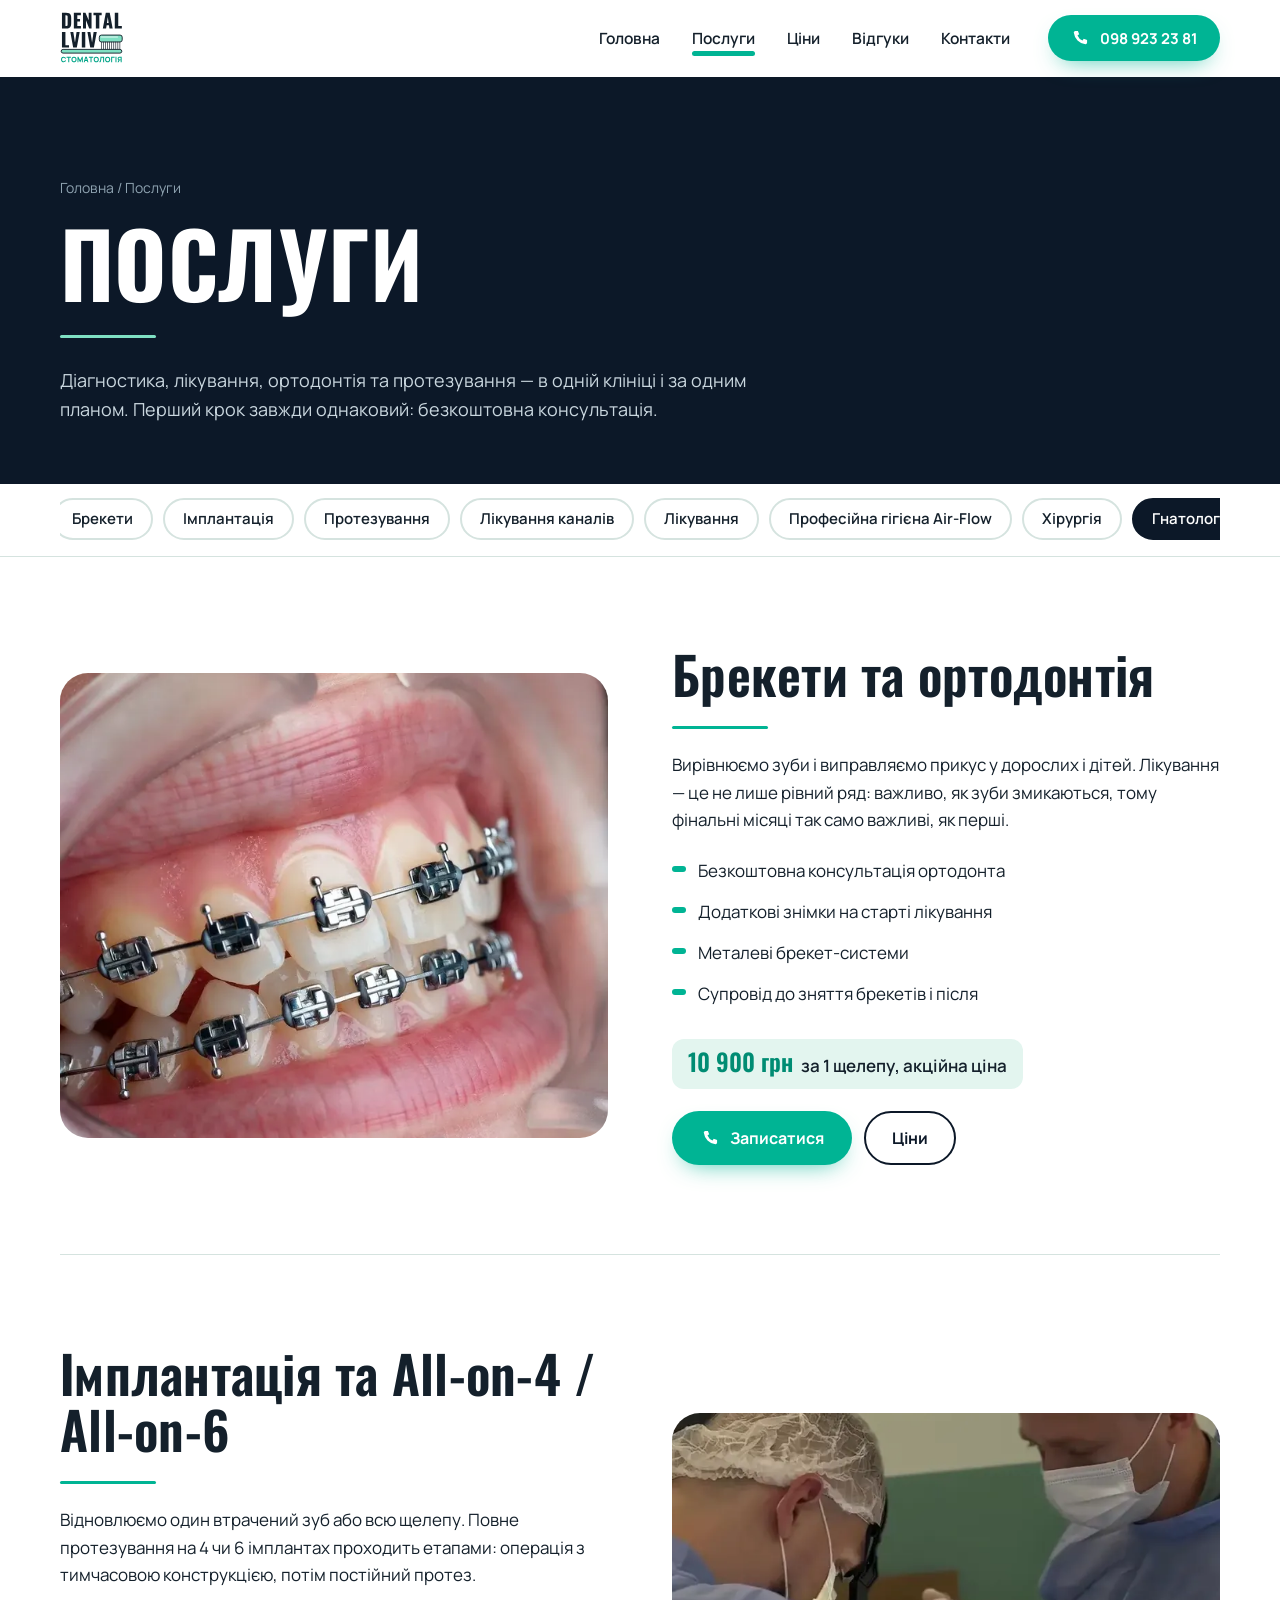
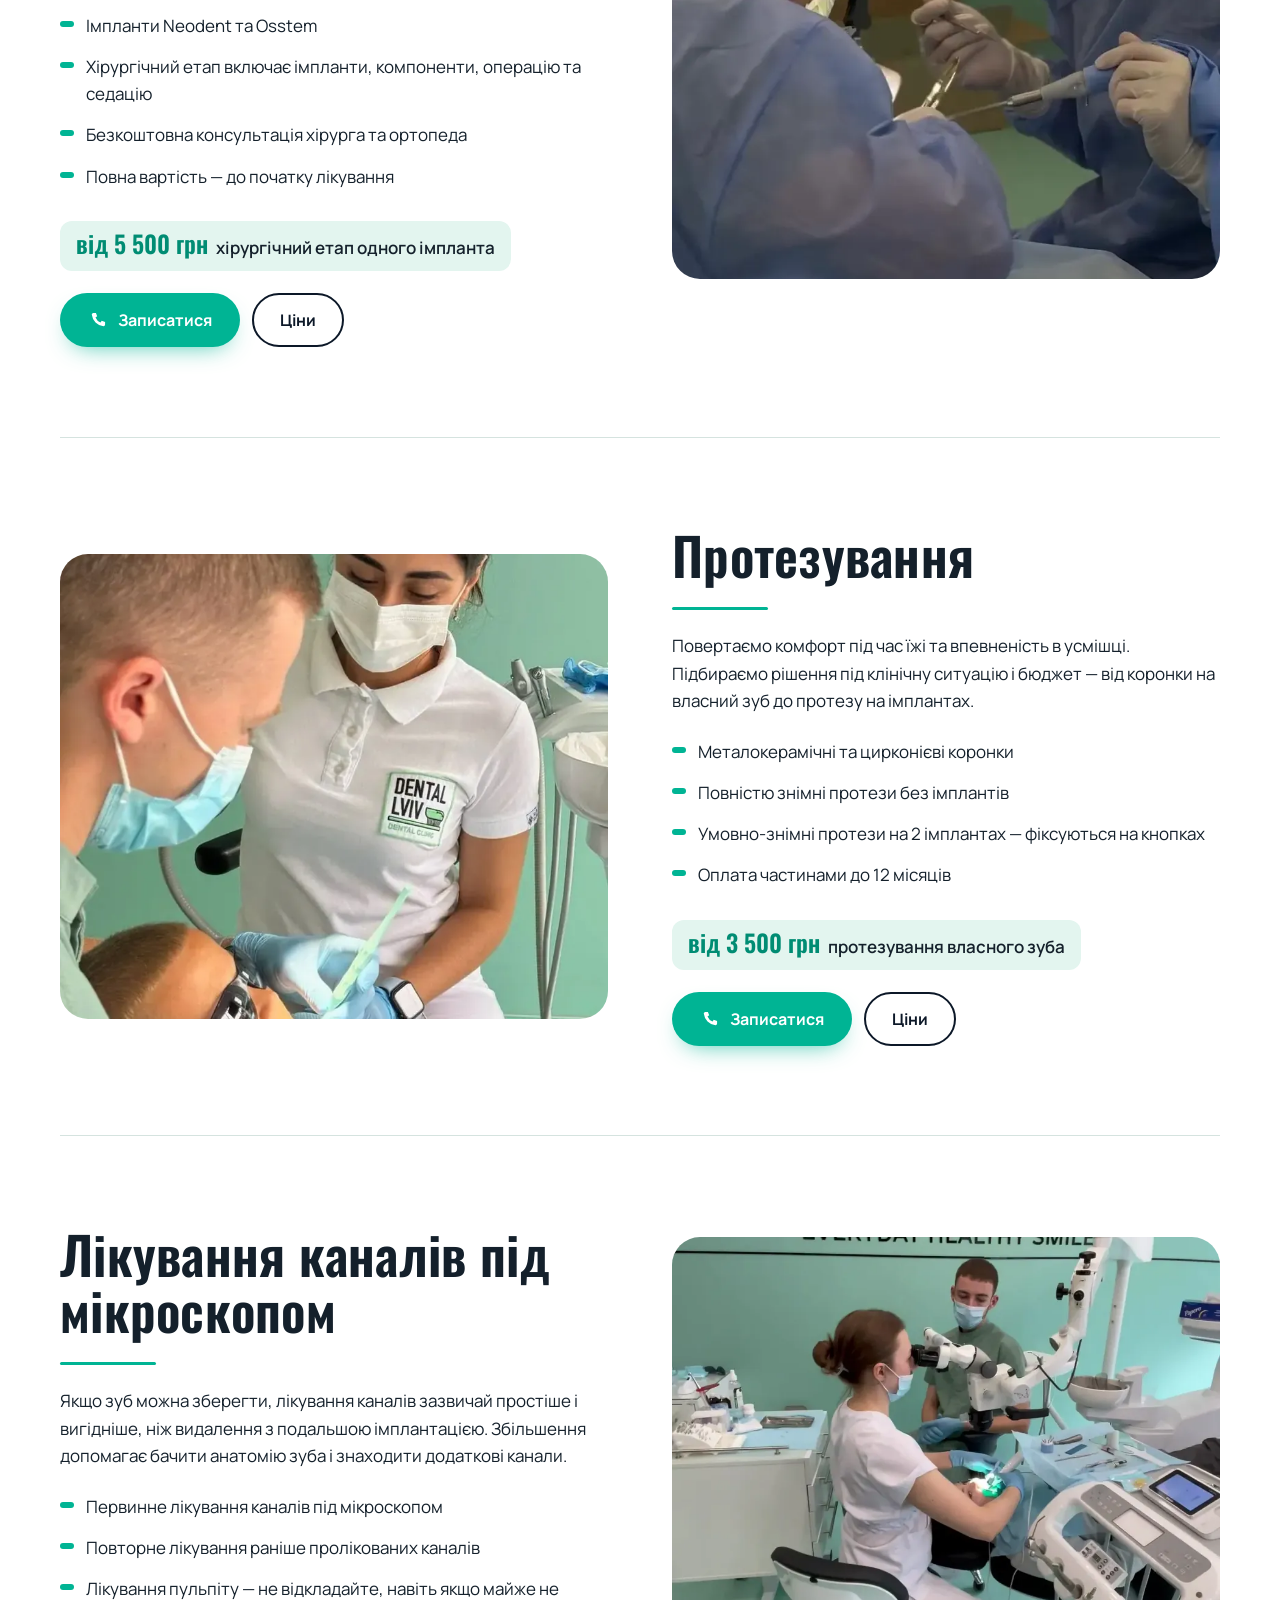
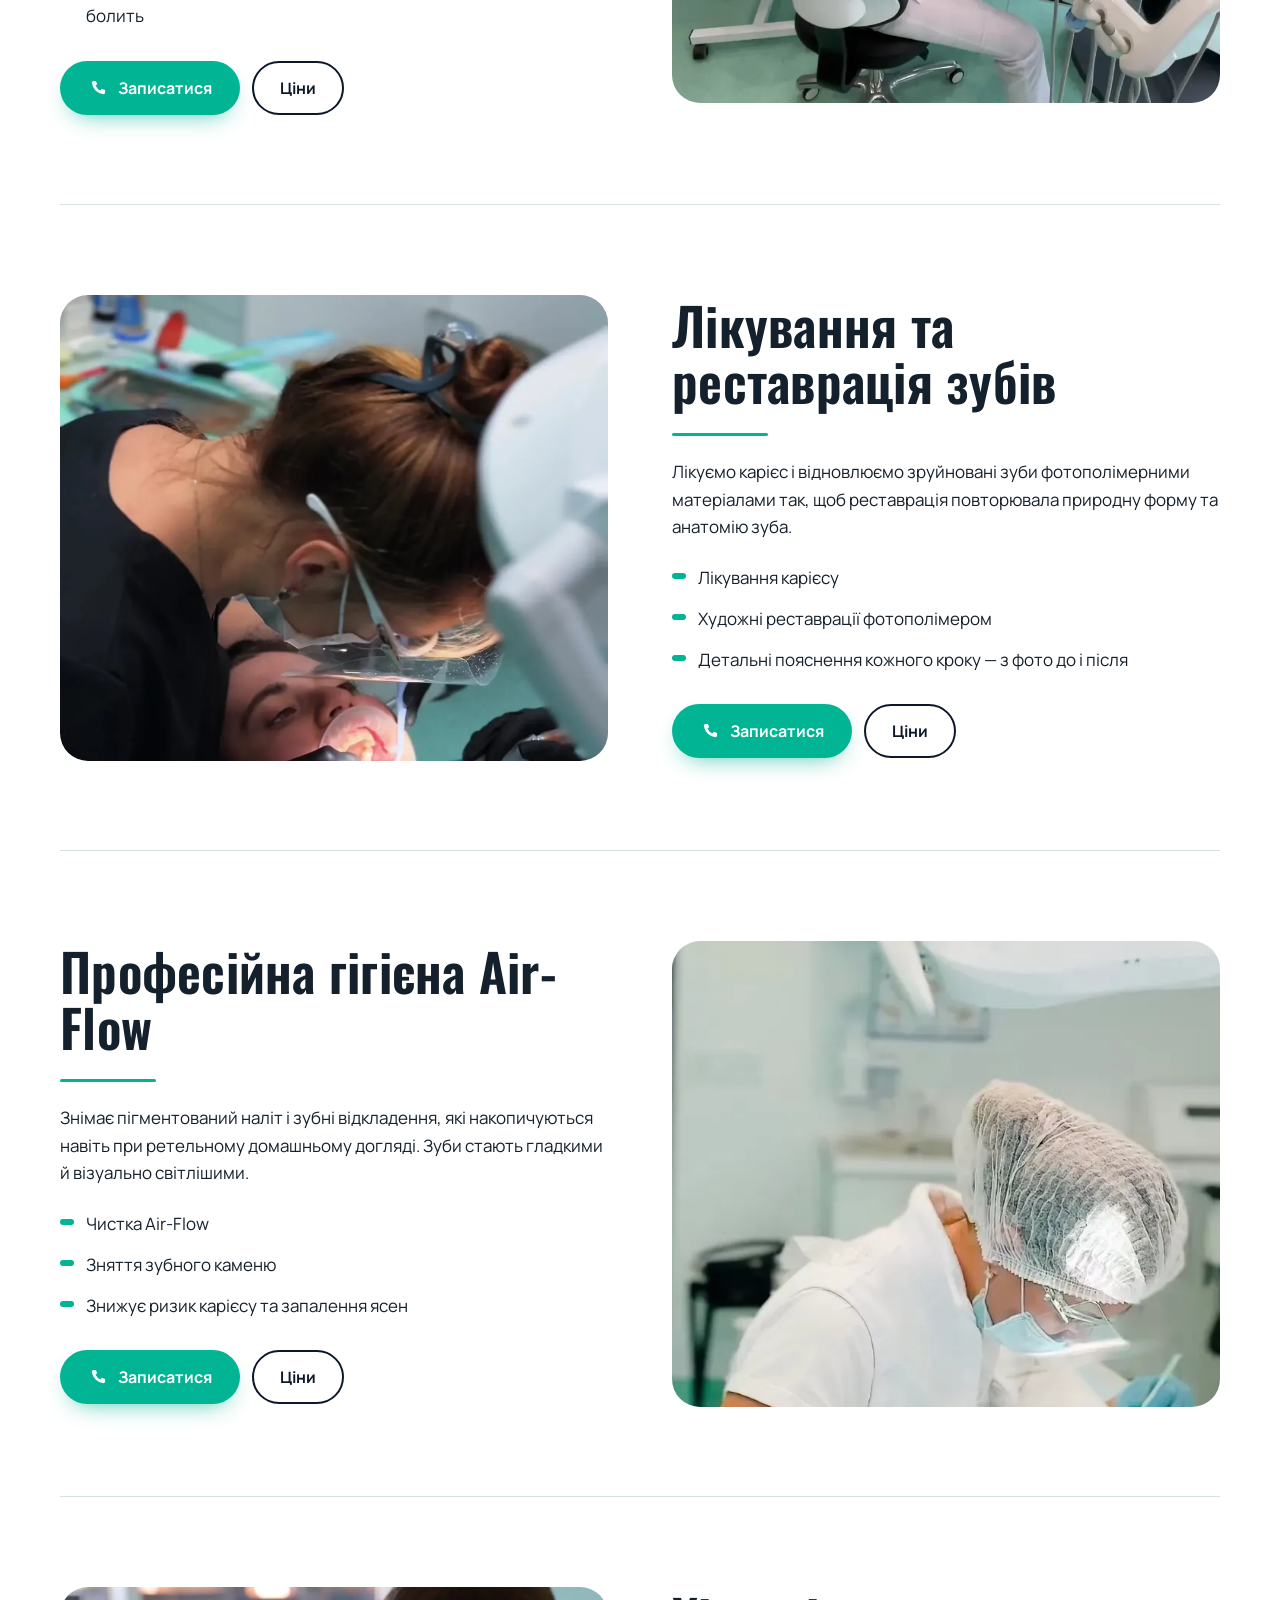
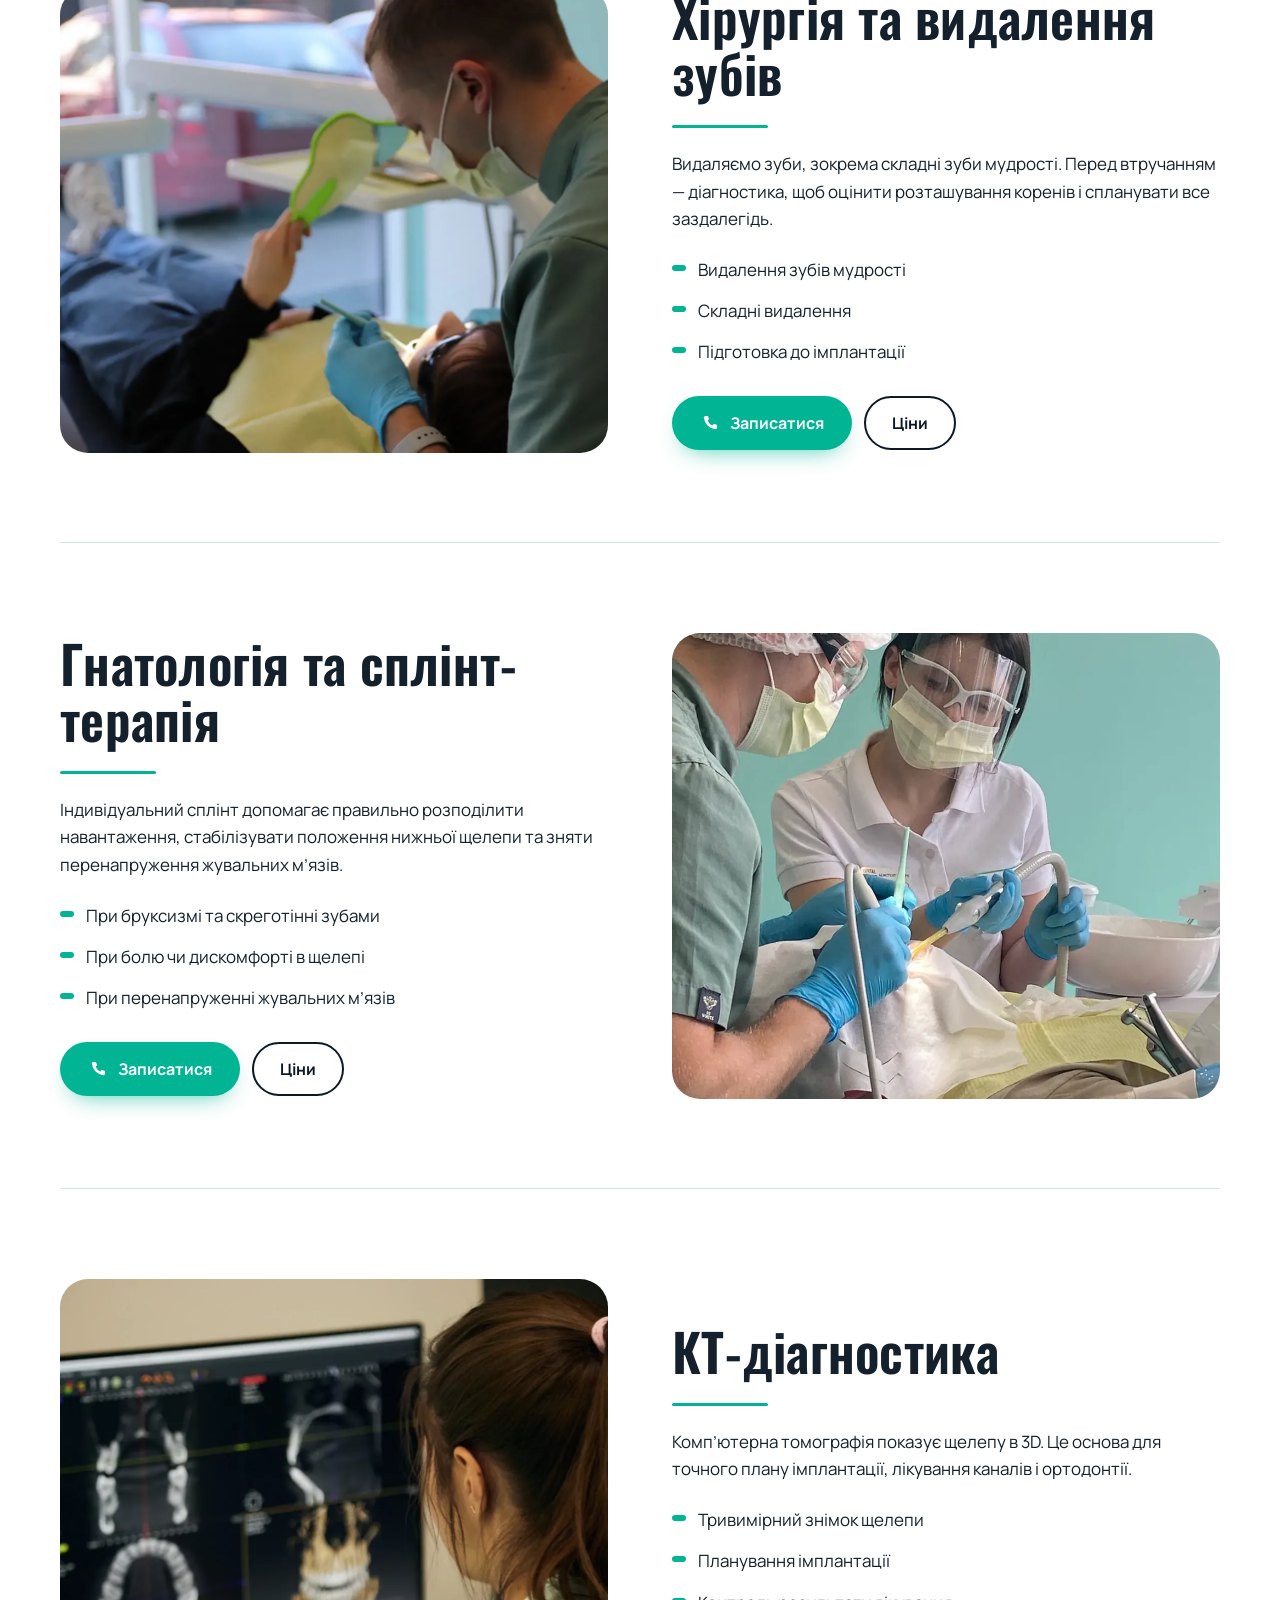
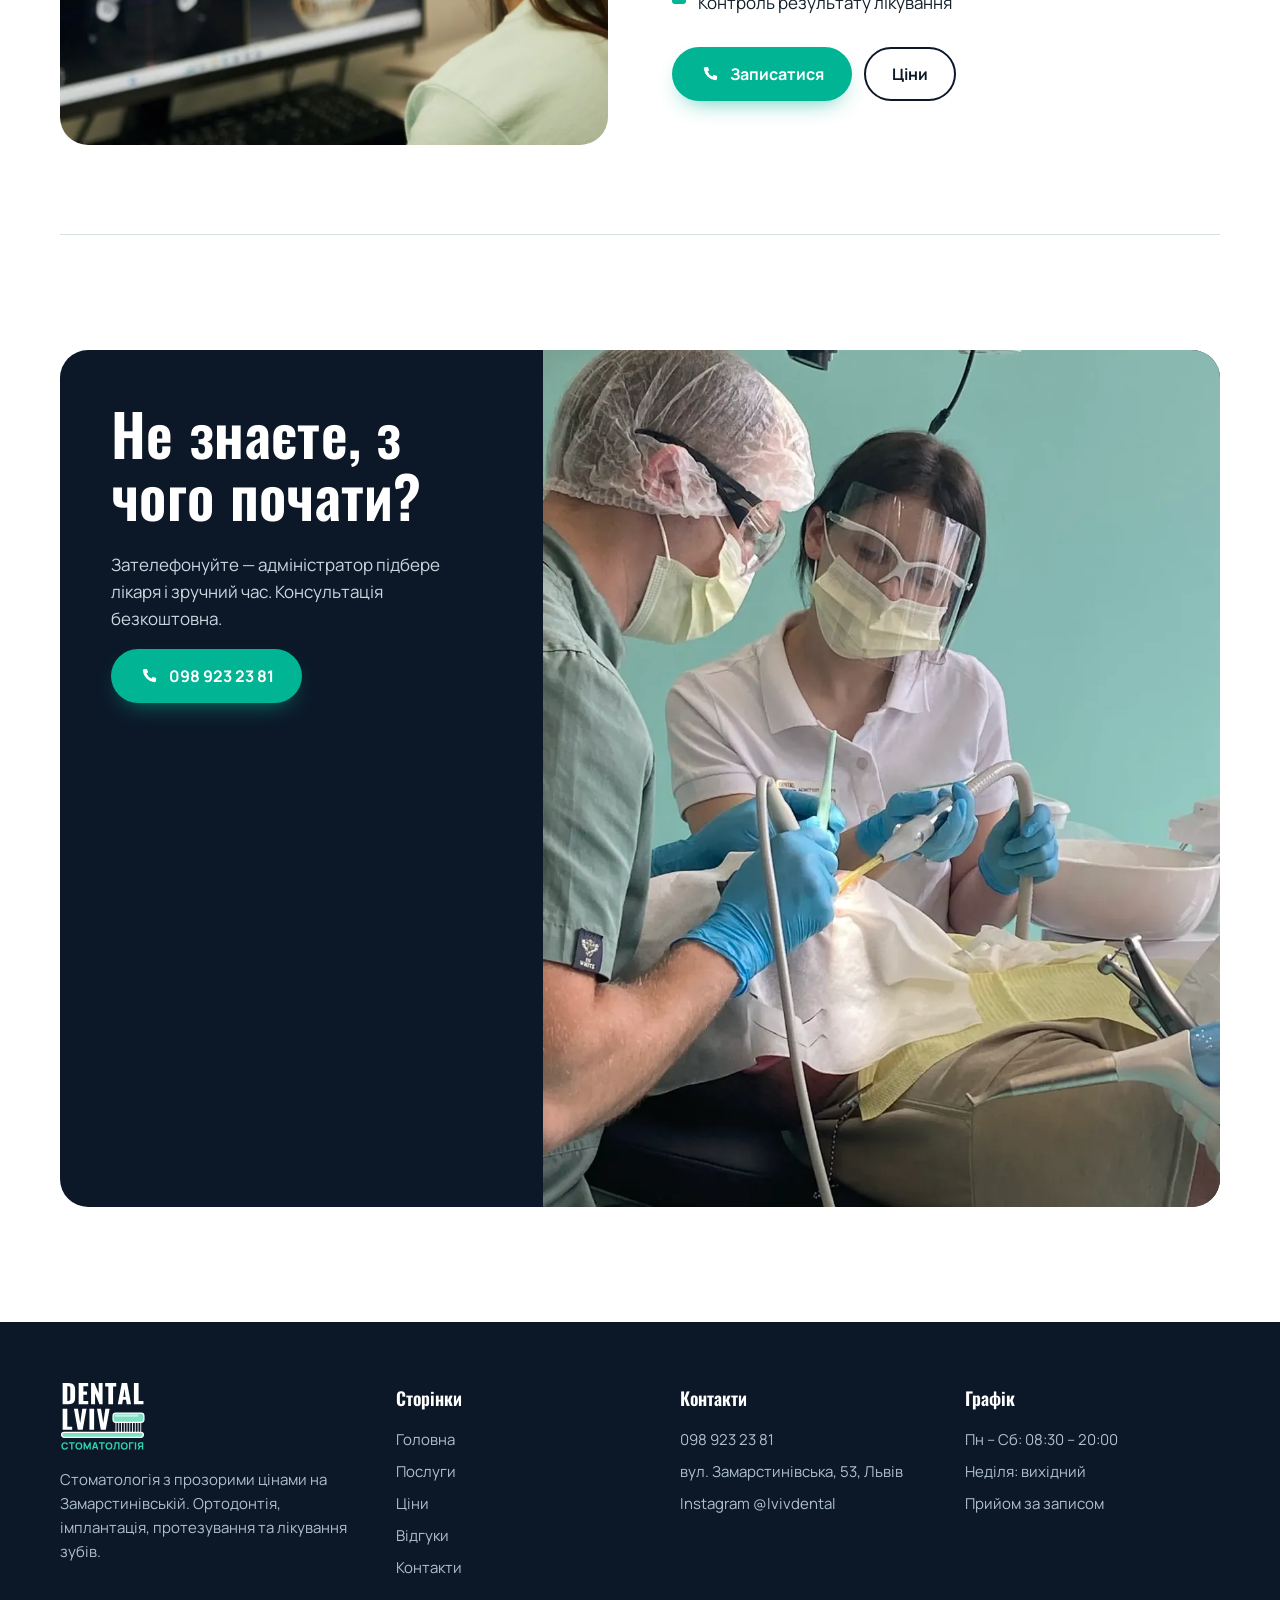
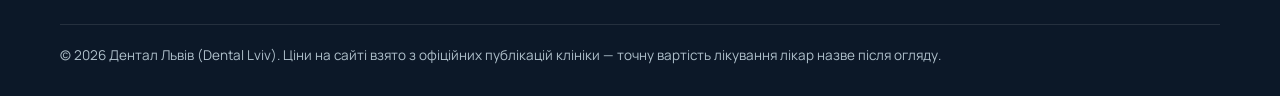
<file: poslugy.html>
<!doctype html>
<html lang="uk">
<head>
<script src="site-safety.js"></script>
<meta charset="utf-8">
<meta name="viewport" content="width=device-width, initial-scale=1, viewport-fit=cover">
<meta name="robots" content="noindex, nofollow">
<title>Послуги — Дентал Львів</title>
<meta name="description" content="Брекети, імплантація All-on-4, протезування, лікування каналів під мікроскопом, гігієна Air-Flow та КТ-діагностика у Львові.">
<meta name="theme-color" content="#0C1828">
<link rel="icon" href="img/favicon.svg" type="image/svg+xml">
<link rel="apple-touch-icon" href="img/apple-touch-icon.png">
<link rel="preload" href="fonts/oswald_cyrillic.woff2" as="font" type="font/woff2" crossorigin>
<link rel="preload" href="fonts/manrope_cyrillic.woff2" as="font" type="font/woff2" crossorigin>
<link rel="stylesheet" href="css/style.css">
<meta property="og:type" content="website">
<meta property="og:locale" content="uk_UA">
<meta property="og:site_name" content="Dental Lviv">
<meta property="og:title" content="Послуги — Дентал Львів">
<meta property="og:description" content="Брекети, імплантація All-on-4, протезування, лікування каналів під мікроскопом, гігієна Air-Flow та КТ-діагностика у Львові.">

<meta property="og:image" content="https://konkos-design.github.io/dental-lviv/img/og.jpg">
<meta property="og:image:width" content="1200">
<meta property="og:image:height" content="630">
<meta property="og:image:alt" content="Dental Lviv — стоматологія з прозорими цінами, Львів, Замарстинівська, 53">
<meta name="twitter:card" content="summary_large_image">
<meta name="twitter:title" content="Послуги — Дентал Львів">
<meta name="twitter:description" content="Брекети, імплантація All-on-4, протезування, лікування каналів під мікроскопом, гігієна Air-Flow та КТ-діагностика у Львові.">
<meta name="twitter:image" content="https://konkos-design.github.io/dental-lviv/img/og.jpg">
<script type="application/ld+json">{"@context":"https://schema.org","@type":"Dentist","name":"Дентал Львів (Dental Lviv)","telephone":"+380989232381","address":{"@type":"PostalAddress","streetAddress":"вул. Замарстинівська, 53","addressLocality":"Львів","postalCode":"79019","addressCountry":"UA"},"openingHours":"Mo-Sa 08:30-20:00","aggregateRating":{"@type":"AggregateRating","ratingValue":"4.7","reviewCount":"49"},"sameAs":["https://www.instagram.com/lvivdental/"]}</script>
<link rel="canonical" href="https://konkos-design.github.io/dental-lviv/poslugy.html">
<meta property="og:url" content="https://konkos-design.github.io/dental-lviv/poslugy.html">
<link rel="stylesheet" href="site-safety.css">
</head>
<body>
<a class="sr" href="#main">Перейти до змісту</a>
<header class="top">
  <div class="wrap top__in">
    <a class="logo" href="index.html" aria-label="Dental Lviv — на головну"><img src="img/logo.svg" alt="Dental Lviv стоматологія" width="125" height="104"></a>
    <nav class="nav" aria-label="Головне меню">
      <a href="index.html">Головна</a><a href="poslugy.html" aria-current="page">Послуги</a><a href="tsiny.html">Ціни</a><a href="vidguky.html">Відгуки</a><a href="kontakty.html">Контакти</a>
      <a class="btn btn--brush" href="tel:+380989232381" data-mobile-call><svg class="" viewBox="0 0 24 24" aria-hidden="true"><path d="M6.5 3.5h3l1.5 4-2 1.5a11 11 0 0 0 6 6l1.5-2 4 1.5v3a2 2 0 0 1-2 2A16 16 0 0 1 4.5 5.5a2 2 0 0 1 2-2z" fill="currentColor"/></svg>Подзвонити</a>
    </nav>
    <a class="btn btn--brush top__call" href="tel:+380989232381"><svg class="" viewBox="0 0 24 24" aria-hidden="true"><path d="M6.5 3.5h3l1.5 4-2 1.5a11 11 0 0 0 6 6l1.5-2 4 1.5v3a2 2 0 0 1-2 2A16 16 0 0 1 4.5 5.5a2 2 0 0 1 2-2z" fill="currentColor"/></svg><span>098 923 23 81</span></a>
    <button class="burger" type="button" aria-label="Меню" aria-expanded="false"><span></span><span></span><span></span></button>
  </div>
</header>
<main id="main">

<section class="phead"><div class="wrap">
  <div class="crumbs"><a href="index.html">Головна</a> / Послуги</div>
  <h1>Послуги</h1><span class="section-accent is-in" aria-hidden="true"></span>
  <p>Діагностика, лікування, ортодонтія та протезування — в одній клініці і за одним планом. Перший крок завжди однаковий: безкоштовна консультація.</p>
</div></section>
<div class="subnav"><div class="wrap"><div class="chips"><a class="chip" href="#ortho" aria-pressed="false">Брекети</a><a class="chip" href="#implant" aria-pressed="false">Імплантація</a><a class="chip" href="#prosthetics" aria-pressed="false">Протезування</a><a class="chip" href="#endo" aria-pressed="false">Лікування каналів</a><a class="chip" href="#therapy" aria-pressed="false">Лікування</a><a class="chip" href="#hygiene" aria-pressed="false">Професійна гігієна Air-Flow</a><a class="chip" href="#surgery" aria-pressed="false">Хірургія</a><a class="chip" href="#gnatho" aria-pressed="false">Гнатологія</a><a class="chip" href="#ct" aria-pressed="false">КТ-діагностика</a></div></div></div>
<div class="wrap"><section class="svc" id="ortho">
  <div class="svc__img rv-up"><img src="img/braces.webp" alt="Брекет-система крупним планом" loading="eager"></div>
  <div class="rv-up rv-d1">
    <h2>Брекети та ортодонтія</h2><span class="section-accent" aria-hidden="true"></span>
    <p>Вирівнюємо зуби і виправляємо прикус у дорослих і дітей. Лікування — це не лише рівний ряд: важливо, як зуби змикаються, тому фінальні місяці так само важливі, як перші.</p>
    <ul><li>Безкоштовна консультація ортодонта</li><li>Додаткові знімки на старті лікування</li><li>Металеві брекет-системи</li><li>Супровід до зняття брекетів і після</li></ul>
    <div class="svc__price"><b>10 900 грн</b>за 1 щелепу, акційна ціна</div>
    <div class="svc__btns"><a class="btn btn--brush" href="tel:+380989232381"><svg class="" viewBox="0 0 24 24" aria-hidden="true"><path d="M6.5 3.5h3l1.5 4-2 1.5a11 11 0 0 0 6 6l1.5-2 4 1.5v3a2 2 0 0 1-2 2A16 16 0 0 1 4.5 5.5a2 2 0 0 1 2-2z" fill="currentColor"/></svg>Записатися</a><a class="btn btn--line" href="tsiny.html?q=брекети">Ціни</a></div>
  </div>
</section><section class="svc" id="implant">
  <div class="svc__img rv-up"><img src="img/surgery.webp" alt="Хірург і асистентка під час операції" loading="lazy"></div>
  <div class="rv-up rv-d1">
    <h2>Імплантація та All-on-4 / All-on-6</h2><span class="section-accent" aria-hidden="true"></span>
    <p>Відновлюємо один втрачений зуб або всю щелепу. Повне протезування на 4 чи 6 імплантах проходить етапами: операція з тимчасовою конструкцією, потім постійний протез.</p>
    <ul><li>Імпланти Neodent та Osstem</li><li>Хірургічний етап включає імпланти, компоненти, операцію та седацію</li><li>Безкоштовна консультація хірурга та ортопеда</li><li>Повна вартість — до початку лікування</li></ul>
    <div class="svc__price"><b>від 5 500 грн</b>хірургічний етап одного імпланта</div>
    <div class="svc__btns"><a class="btn btn--brush" href="tel:+380989232381"><svg class="" viewBox="0 0 24 24" aria-hidden="true"><path d="M6.5 3.5h3l1.5 4-2 1.5a11 11 0 0 0 6 6l1.5-2 4 1.5v3a2 2 0 0 1-2 2A16 16 0 0 1 4.5 5.5a2 2 0 0 1 2-2z" fill="currentColor"/></svg>Записатися</a><a class="btn btn--line" href="tsiny.html?q=імплант">Ціни</a></div>
  </div>
</section><section class="svc" id="prosthetics">
  <div class="svc__img rv-up"><img src="img/care.webp" alt="Лікар і асистентка під час прийому" loading="lazy"></div>
  <div class="rv-up rv-d1">
    <h2>Протезування</h2><span class="section-accent" aria-hidden="true"></span>
    <p>Повертаємо комфорт під час їжі та впевненість в усмішці. Підбираємо рішення під клінічну ситуацію і бюджет — від коронки на власний зуб до протезу на імплантах.</p>
    <ul><li>Металокерамічні та цирконієві коронки</li><li>Повністю знімні протези без імплантів</li><li>Умовно-знімні протези на 2 імплантах — фіксуються на кнопках</li><li>Оплата частинами до 12 місяців</li></ul>
    <div class="svc__price"><b>від 3 500 грн</b>протезування власного зуба</div>
    <div class="svc__btns"><a class="btn btn--brush" href="tel:+380989232381"><svg class="" viewBox="0 0 24 24" aria-hidden="true"><path d="M6.5 3.5h3l1.5 4-2 1.5a11 11 0 0 0 6 6l1.5-2 4 1.5v3a2 2 0 0 1-2 2A16 16 0 0 1 4.5 5.5a2 2 0 0 1 2-2z" fill="currentColor"/></svg>Записатися</a><a class="btn btn--line" href="tsiny.html?q=протезування">Ціни</a></div>
  </div>
</section><section class="svc" id="endo">
  <div class="svc__img rv-up"><img src="img/cabinet.webp" alt="Кабінет з мікроскопом" loading="lazy"></div>
  <div class="rv-up rv-d1">
    <h2>Лікування каналів під мікроскопом</h2><span class="section-accent" aria-hidden="true"></span>
    <p>Якщо зуб можна зберегти, лікування каналів зазвичай простіше і вигідніше, ніж видалення з подальшою імплантацією. Збільшення допомагає бачити анатомію зуба і знаходити додаткові канали.</p>
    <ul><li>Первинне лікування каналів під мікроскопом</li><li>Повторне лікування раніше пролікованих каналів</li><li>Лікування пульпіту — не відкладайте, навіть якщо майже не болить</li></ul>
    
    <div class="svc__btns"><a class="btn btn--brush" href="tel:+380989232381"><svg class="" viewBox="0 0 24 24" aria-hidden="true"><path d="M6.5 3.5h3l1.5 4-2 1.5a11 11 0 0 0 6 6l1.5-2 4 1.5v3a2 2 0 0 1-2 2A16 16 0 0 1 4.5 5.5a2 2 0 0 1 2-2z" fill="currentColor"/></svg>Записатися</a><a class="btn btn--line" href="tsiny.html?q=канали">Ціни</a></div>
  </div>
</section><section class="svc" id="therapy">
  <div class="svc__img rv-up"><img src="img/endo.webp" alt="Лікарка лікує зуб пацієнту" loading="lazy"></div>
  <div class="rv-up rv-d1">
    <h2>Лікування та реставрація зубів</h2><span class="section-accent" aria-hidden="true"></span>
    <p>Лікуємо карієс і відновлюємо зруйновані зуби фотополімерними матеріалами так, щоб реставрація повторювала природну форму та анатомію зуба.</p>
    <ul><li>Лікування карієсу</li><li>Художні реставрації фотополімером</li><li>Детальні пояснення кожного кроку — з фото до і після</li></ul>
    
    <div class="svc__btns"><a class="btn btn--brush" href="tel:+380989232381"><svg class="" viewBox="0 0 24 24" aria-hidden="true"><path d="M6.5 3.5h3l1.5 4-2 1.5a11 11 0 0 0 6 6l1.5-2 4 1.5v3a2 2 0 0 1-2 2A16 16 0 0 1 4.5 5.5a2 2 0 0 1 2-2z" fill="currentColor"/></svg>Записатися</a><a class="btn btn--line" href="tsiny.html?q=терапія">Ціни</a></div>
  </div>
</section><section class="svc" id="hygiene">
  <div class="svc__img rv-up"><img src="img/hygiene.webp" alt="Гігієністка проводить чистку" loading="lazy"></div>
  <div class="rv-up rv-d1">
    <h2>Професійна гігієна Air-Flow</h2><span class="section-accent" aria-hidden="true"></span>
    <p>Знімає пігментований наліт і зубні відкладення, які накопичуються навіть при ретельному домашньому догляді. Зуби стають гладкими й візуально світлішими.</p>
    <ul><li>Чистка Air-Flow</li><li>Зняття зубного каменю</li><li>Знижує ризик карієсу та запалення ясен</li></ul>
    
    <div class="svc__btns"><a class="btn btn--brush" href="tel:+380989232381"><svg class="" viewBox="0 0 24 24" aria-hidden="true"><path d="M6.5 3.5h3l1.5 4-2 1.5a11 11 0 0 0 6 6l1.5-2 4 1.5v3a2 2 0 0 1-2 2A16 16 0 0 1 4.5 5.5a2 2 0 0 1 2-2z" fill="currentColor"/></svg>Записатися</a><a class="btn btn--line" href="tsiny.html?q=гігієна">Ціни</a></div>
  </div>
</section><section class="svc" id="surgery">
  <div class="svc__img rv-up"><img src="img/doctor.webp" alt="Лікар оглядає пацієнта" loading="lazy"></div>
  <div class="rv-up rv-d1">
    <h2>Хірургія та видалення зубів</h2><span class="section-accent" aria-hidden="true"></span>
    <p>Видаляємо зуби, зокрема складні зуби мудрості. Перед втручанням — діагностика, щоб оцінити розташування коренів і спланувати все заздалегідь.</p>
    <ul><li>Видалення зубів мудрості</li><li>Складні видалення</li><li>Підготовка до імплантації</li></ul>
    
    <div class="svc__btns"><a class="btn btn--brush" href="tel:+380989232381"><svg class="" viewBox="0 0 24 24" aria-hidden="true"><path d="M6.5 3.5h3l1.5 4-2 1.5a11 11 0 0 0 6 6l1.5-2 4 1.5v3a2 2 0 0 1-2 2A16 16 0 0 1 4.5 5.5a2 2 0 0 1 2-2z" fill="currentColor"/></svg>Записатися</a><a class="btn btn--line" href="tsiny.html?q=хірургія">Ціни</a></div>
  </div>
</section><section class="svc" id="gnatho">
  <div class="svc__img rv-up"><img src="img/team-work.webp" alt="Лікар і асистентка під час лікування" loading="lazy"></div>
  <div class="rv-up rv-d1">
    <h2>Гнатологія та сплінт-терапія</h2><span class="section-accent" aria-hidden="true"></span>
    <p>Індивідуальний сплінт допомагає правильно розподілити навантаження, стабілізувати положення нижньої щелепи та зняти перенапруження жувальних м’язів.</p>
    <ul><li>При бруксизмі та скреготінні зубами</li><li>При болю чи дискомфорті в щелепі</li><li>При перенапруженні жувальних м’язів</li></ul>
    
    <div class="svc__btns"><a class="btn btn--brush" href="tel:+380989232381"><svg class="" viewBox="0 0 24 24" aria-hidden="true"><path d="M6.5 3.5h3l1.5 4-2 1.5a11 11 0 0 0 6 6l1.5-2 4 1.5v3a2 2 0 0 1-2 2A16 16 0 0 1 4.5 5.5a2 2 0 0 1 2-2z" fill="currentColor"/></svg>Записатися</a><a class="btn btn--line" href="tsiny.html?q=гнатологія">Ціни</a></div>
  </div>
</section><section class="svc" id="ct">
  <div class="svc__img rv-up"><img src="img/ct.webp" alt="Лікарка аналізує КТ-знімок щелепи на моніторі" loading="lazy"></div>
  <div class="rv-up rv-d1">
    <h2>КТ-діагностика</h2><span class="section-accent" aria-hidden="true"></span>
    <p>Комп’ютерна томографія показує щелепу в 3D. Це основа для точного плану імплантації, лікування каналів і ортодонтії.</p>
    <ul><li>Тривимірний знімок щелепи</li><li>Планування імплантації</li><li>Контроль результату лікування</li></ul>
    
    <div class="svc__btns"><a class="btn btn--brush" href="tel:+380989232381"><svg class="" viewBox="0 0 24 24" aria-hidden="true"><path d="M6.5 3.5h3l1.5 4-2 1.5a11 11 0 0 0 6 6l1.5-2 4 1.5v3a2 2 0 0 1-2 2A16 16 0 0 1 4.5 5.5a2 2 0 0 1 2-2z" fill="currentColor"/></svg>Записатися</a><a class="btn btn--line" href="tsiny.html?q=кт">Ціни</a></div>
  </div>
</section></div>
<section class="sec"><div class="wrap"><div class="contact rv-up"><div class="contact__info"><h2>Не знаєте, з чого почати?</h2><p style="color:#C9D6DE">Зателефонуйте — адміністратор підбере лікаря і зручний час. Консультація безкоштовна.</p><a class="btn btn--brush" href="tel:+380989232381"><svg class="" viewBox="0 0 24 24" aria-hidden="true"><path d="M6.5 3.5h3l1.5 4-2 1.5a11 11 0 0 0 6 6l1.5-2 4 1.5v3a2 2 0 0 1-2 2A16 16 0 0 1 4.5 5.5a2 2 0 0 1 2-2z" fill="currentColor"/></svg>098 923 23 81</a></div><div class="contact__map"><img src="img/team-work.webp" alt="Команда Dental Lviv під час лікування" style="width:100%;height:100%;object-fit:cover;min-height:380px" loading="lazy"></div></div></div></section>
</main>
<footer class="foot">
  <div class="wrap">
    <div class="foot__grid">
      <div>
        <img src="img/logo-light.svg" alt="Dental Lviv стоматологія" width="84" height="70" loading="lazy">
        <p>Стоматологія з прозорими цінами на Замарстинівській. Ортодонтія, імплантація, протезування та лікування зубів.</p>
      </div>
      <div>
        <h4>Сторінки</h4>
        <ul><li><a href="index.html">Головна</a></li><li><a href="poslugy.html">Послуги</a></li><li><a href="tsiny.html">Ціни</a></li><li><a href="vidguky.html">Відгуки</a></li><li><a href="kontakty.html">Контакти</a></li></ul>
      </div>
      <div>
        <h4>Контакти</h4>
        <ul>
          <li><a href="tel:+380989232381">098 923 23 81</a></li>
          <li><a href="https://www.google.com/maps/place/?q=place_id:ChIJrTgiKQDdOkcRZHdRXXGC3WM" target="_blank" rel="noopener">вул. Замарстинівська, 53, Львів</a></li>
          <li><a href="https://www.instagram.com/lvivdental/" target="_blank" rel="noopener">Instagram @lvivdental</a></li>
        </ul>
      </div>
      <div>
        <h4>Графік</h4>
        <ul><li>Пн – Сб: 08:30 – 20:00</li><li>Неділя: вихідний</li><li>Прийом за записом</li></ul>
      </div>
    </div>
    <div class="foot__bottom">© 2026 Дентал Львів (Dental Lviv). Ціни на сайті взято з офіційних публікацій клініки — точну вартість лікування лікар назве після огляду.</div>
  </div>
</footer>
<a class="fab" href="tel:+380989232381" aria-label="Подзвонити в клініку"><svg class="" viewBox="0 0 24 24" aria-hidden="true"><path d="M6.5 3.5h3l1.5 4-2 1.5a11 11 0 0 0 6 6l1.5-2 4 1.5v3a2 2 0 0 1-2 2A16 16 0 0 1 4.5 5.5a2 2 0 0 1 2-2z" fill="currentColor"/></svg></a>
<script src="js/main.js" defer></script>
</body>
</html>
</file>
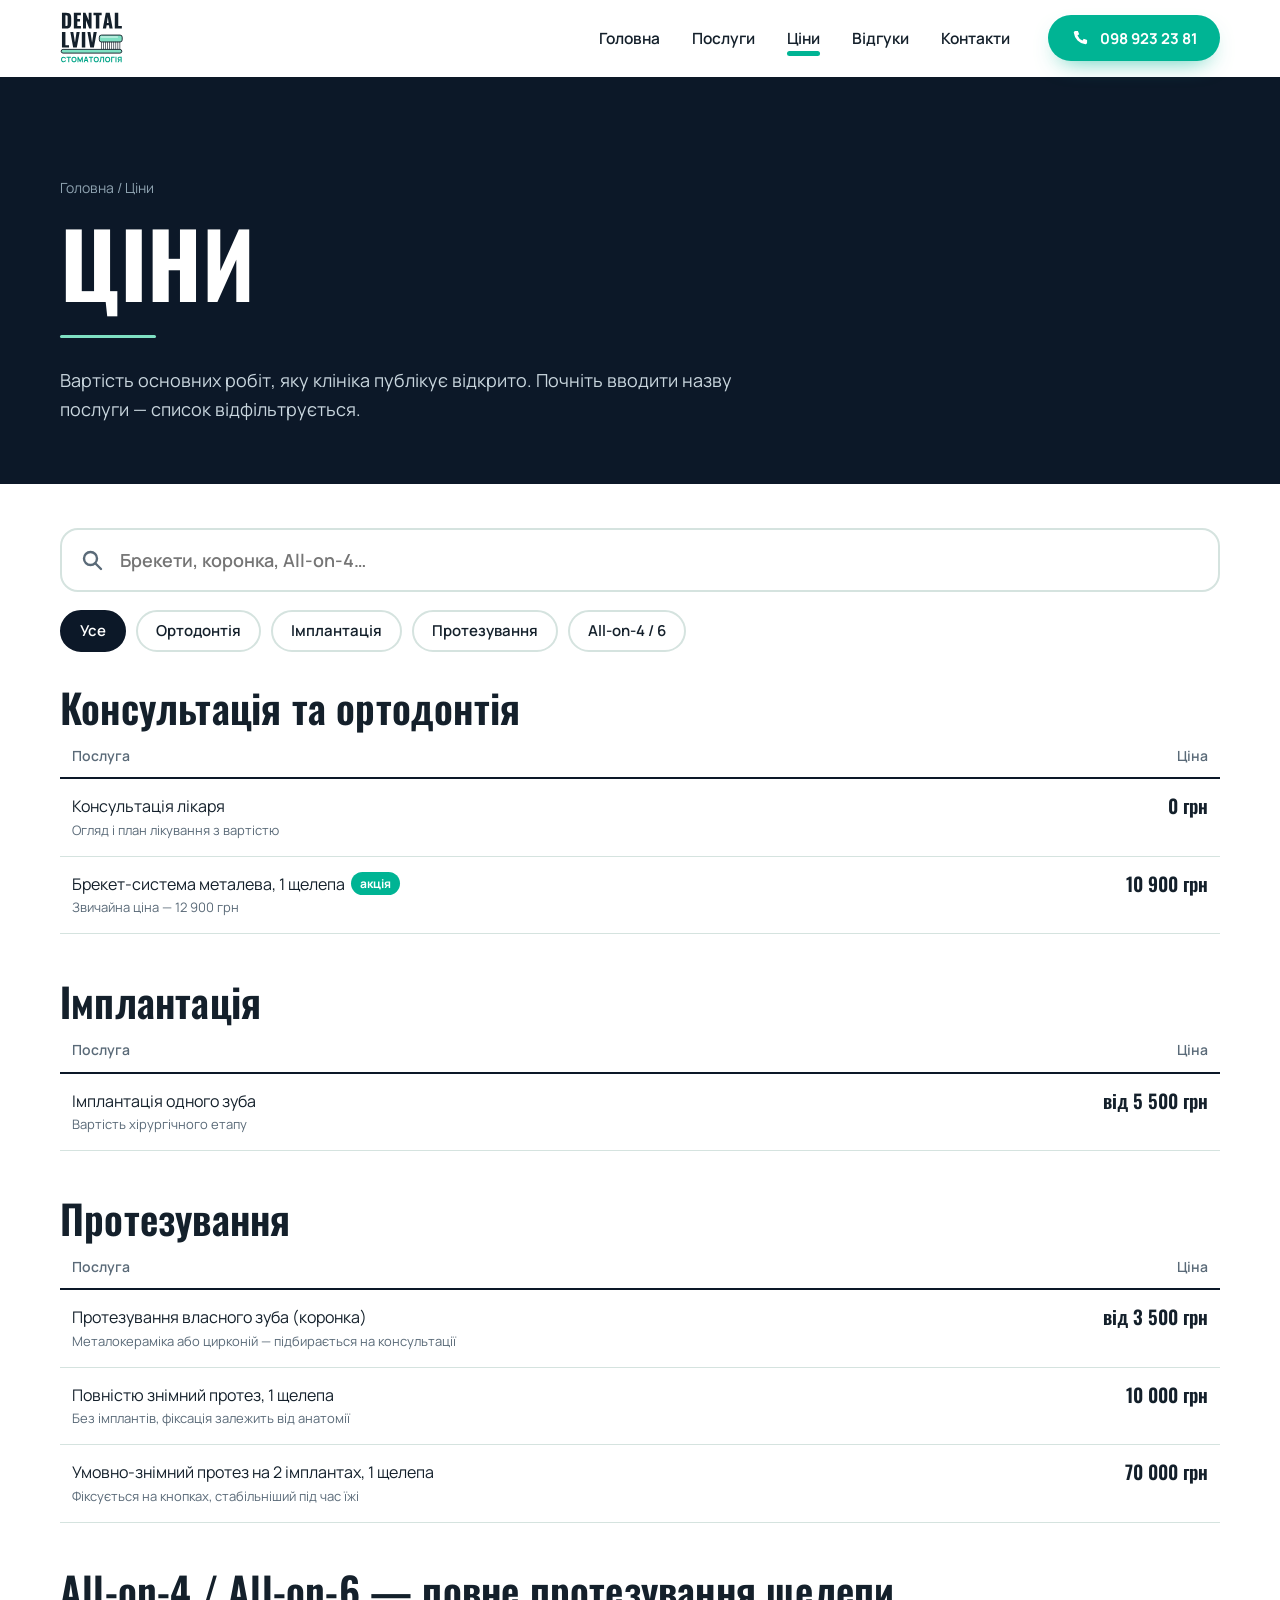
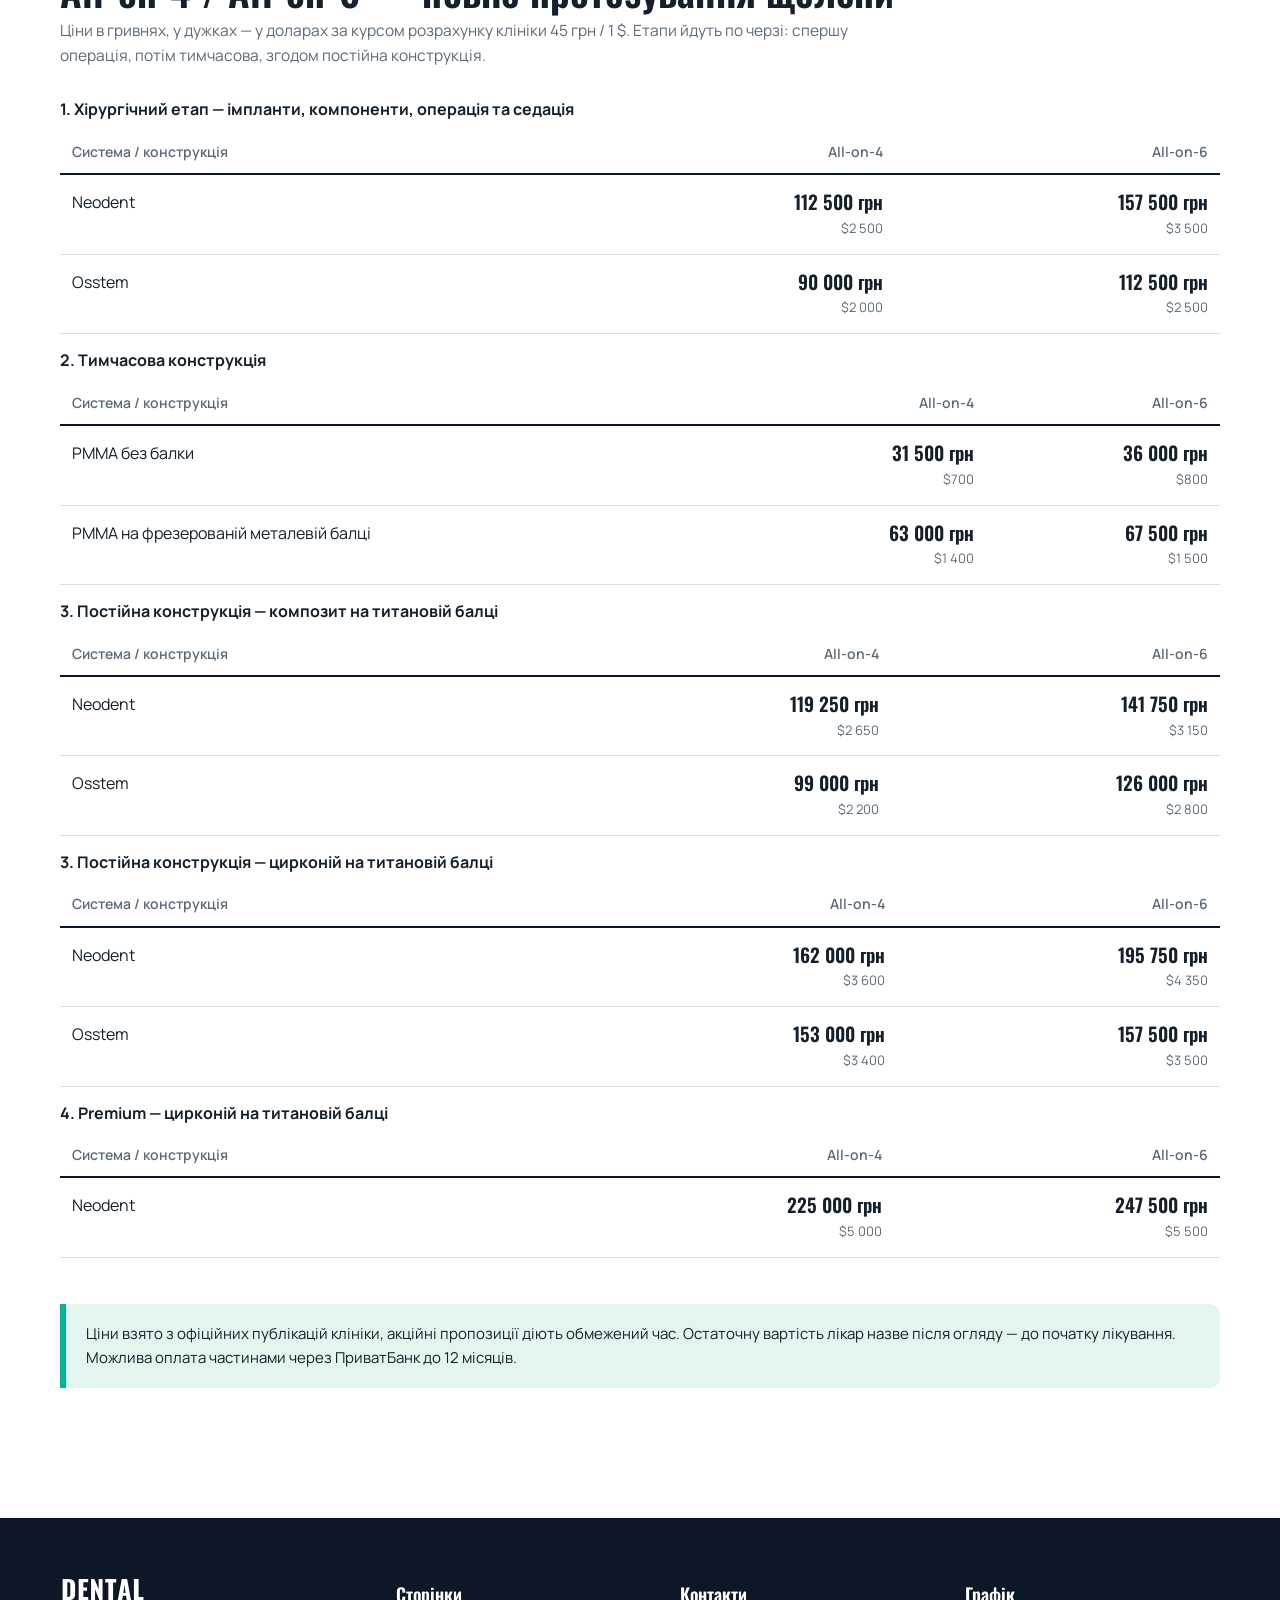
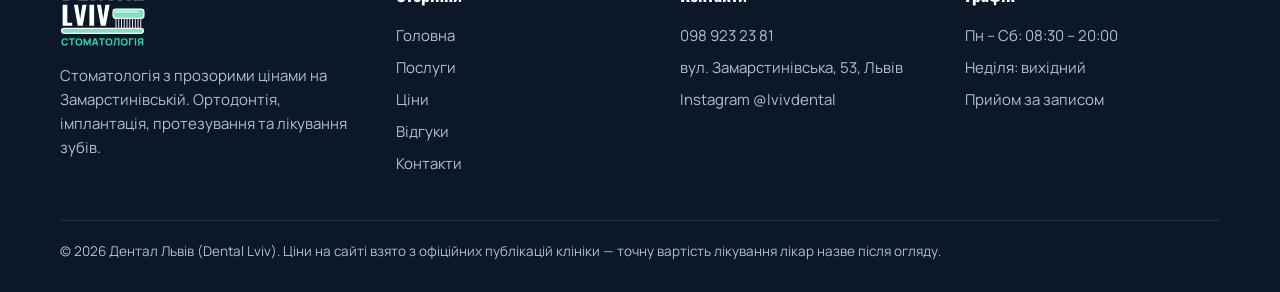
<file: tsiny.html>
<!doctype html>
<html lang="uk">
<head>
<script src="site-safety.js"></script>
<meta charset="utf-8">
<meta name="viewport" content="width=device-width, initial-scale=1, viewport-fit=cover">
<meta name="robots" content="noindex, nofollow">
<title>Ціни — Дентал Львів</title>
<meta name="description" content="Брекети від 10 900 грн, імплантація від 5 500 грн, знімні протези від 10 000 грн, All-on-4 від 90 000 грн. Прайс з пошуком.">
<meta name="theme-color" content="#0C1828">
<link rel="icon" href="img/favicon.svg" type="image/svg+xml">
<link rel="apple-touch-icon" href="img/apple-touch-icon.png">
<link rel="preload" href="fonts/oswald_cyrillic.woff2" as="font" type="font/woff2" crossorigin>
<link rel="preload" href="fonts/manrope_cyrillic.woff2" as="font" type="font/woff2" crossorigin>
<link rel="stylesheet" href="css/style.css">
<meta property="og:type" content="website">
<meta property="og:locale" content="uk_UA">
<meta property="og:site_name" content="Dental Lviv">
<meta property="og:title" content="Ціни — Дентал Львів">
<meta property="og:description" content="Брекети від 10 900 грн, імплантація від 5 500 грн, знімні протези від 10 000 грн, All-on-4 від 90 000 грн. Прайс з пошуком.">

<meta property="og:image" content="https://konkos-design.github.io/dental-lviv/img/og.jpg">
<meta property="og:image:width" content="1200">
<meta property="og:image:height" content="630">
<meta property="og:image:alt" content="Dental Lviv — стоматологія з прозорими цінами, Львів, Замарстинівська, 53">
<meta name="twitter:card" content="summary_large_image">
<meta name="twitter:title" content="Ціни — Дентал Львів">
<meta name="twitter:description" content="Брекети від 10 900 грн, імплантація від 5 500 грн, знімні протези від 10 000 грн, All-on-4 від 90 000 грн. Прайс з пошуком.">
<meta name="twitter:image" content="https://konkos-design.github.io/dental-lviv/img/og.jpg">
<script type="application/ld+json">{"@context":"https://schema.org","@type":"Dentist","name":"Дентал Львів (Dental Lviv)","telephone":"+380989232381","address":{"@type":"PostalAddress","streetAddress":"вул. Замарстинівська, 53","addressLocality":"Львів","postalCode":"79019","addressCountry":"UA"},"openingHours":"Mo-Sa 08:30-20:00","aggregateRating":{"@type":"AggregateRating","ratingValue":"4.7","reviewCount":"49"},"sameAs":["https://www.instagram.com/lvivdental/"]}</script>
<link rel="canonical" href="https://konkos-design.github.io/dental-lviv/tsiny.html">
<meta property="og:url" content="https://konkos-design.github.io/dental-lviv/tsiny.html">
<link rel="stylesheet" href="site-safety.css">
</head>
<body>
<a class="sr" href="#main">Перейти до змісту</a>
<header class="top">
  <div class="wrap top__in">
    <a class="logo" href="index.html" aria-label="Dental Lviv — на головну"><img src="img/logo.svg" alt="Dental Lviv стоматологія" width="125" height="104"></a>
    <nav class="nav" aria-label="Головне меню">
      <a href="index.html">Головна</a><a href="poslugy.html">Послуги</a><a href="tsiny.html" aria-current="page">Ціни</a><a href="vidguky.html">Відгуки</a><a href="kontakty.html">Контакти</a>
      <a class="btn btn--brush" href="tel:+380989232381" data-mobile-call><svg class="" viewBox="0 0 24 24" aria-hidden="true"><path d="M6.5 3.5h3l1.5 4-2 1.5a11 11 0 0 0 6 6l1.5-2 4 1.5v3a2 2 0 0 1-2 2A16 16 0 0 1 4.5 5.5a2 2 0 0 1 2-2z" fill="currentColor"/></svg>Подзвонити</a>
    </nav>
    <a class="btn btn--brush top__call" href="tel:+380989232381"><svg class="" viewBox="0 0 24 24" aria-hidden="true"><path d="M6.5 3.5h3l1.5 4-2 1.5a11 11 0 0 0 6 6l1.5-2 4 1.5v3a2 2 0 0 1-2 2A16 16 0 0 1 4.5 5.5a2 2 0 0 1 2-2z" fill="currentColor"/></svg><span>098 923 23 81</span></a>
    <button class="burger" type="button" aria-label="Меню" aria-expanded="false"><span></span><span></span><span></span></button>
  </div>
</header>
<main id="main">

<section class="phead"><div class="wrap">
  <div class="crumbs"><a href="index.html">Головна</a> / Ціни</div>
  <h1>Ціни</h1><span class="section-accent is-in" aria-hidden="true"></span>
  <p>Вартість основних робіт, яку клініка публікує відкрито. Почніть вводити назву послуги — список відфільтрується.</p>
</div></section>
<section class="sec" style="padding-top:44px"><div class="wrap">
  <div class="pfind">
    <label class="search"><span class="sr">Пошук послуги</span>
      <svg viewBox="0 0 24 24" aria-hidden="true"><circle cx="10.5" cy="10.5" r="6.5" fill="none" stroke="currentColor" stroke-width="2.4"/><path d="M15.5 15.5 21 21" stroke="currentColor" stroke-width="2.4" stroke-linecap="round"/></svg>
      <input id="q" type="search" placeholder="Брекети, коронка, All-on-4…" autocomplete="off" enterkeyhint="search">
      <button type="button" aria-label="Очистити пошук">×</button>
    </label>
    <div class="chips" role="group" aria-label="Розділ прайсу">
      <button class="chip" type="button" data-cat="all" aria-pressed="true">Усе</button>
      <button class="chip" type="button" data-cat="ortho" aria-pressed="false">Ортодонтія</button>
      <button class="chip" type="button" data-cat="implant" aria-pressed="false">Імплантація</button>
      <button class="chip" type="button" data-cat="prost" aria-pressed="false">Протезування</button>
      <button class="chip" type="button" data-cat="allon" aria-pressed="false">All-on-4 / 6</button>
    </div>
  </div>

  <div class="pgroup rv-up" data-cat="ortho" data-k="брекети ортодонт прикус вирівнювання ортодонтія">
    <h2>Консультація та ортодонтія</h2>
    <table class="ptable"><thead><tr><th>Послуга</th><th>Ціна</th></tr></thead><tbody><tr data-k="консультація огляд безкоштовно ортодонт хірург ортопед"><td>Консультація лікаря<small>Огляд і план лікування з вартістю</small></td><td><b>0 грн</b></td></tr><tr data-k="брекети ортодонтія прикус вирівнювання"><td>Брекет-система металева, 1 щелепа<span class="badge">акція</span><small>Звичайна ціна — 12 900 грн</small></td><td><b>10 900 грн</b></td></tr></tbody></table>
  </div>

  <div class="pgroup rv-up" data-cat="implant" data-k="імплант імплантація зуб">
    <h2>Імплантація</h2>
    <table class="ptable"><thead><tr><th>Послуга</th><th>Ціна</th></tr></thead><tbody><tr data-k="імплант імплантація"><td>Імплантація одного зуба<small>Вартість хірургічного етапу</small></td><td><b>від 5 500 грн</b></td></tr></tbody></table>
  </div>

  <div class="pgroup rv-up" data-cat="prost" data-k="протезування протез коронка зуби щелепа">
    <h2>Протезування</h2>
    <table class="ptable"><thead><tr><th>Послуга</th><th>Ціна</th></tr></thead><tbody><tr data-k="коронка металокераміка цирконій"><td>Протезування власного зуба (коронка)<small>Металокераміка або цирконій — підбирається на консультації</small></td><td><b>від 3 500 грн</b></td></tr><tr data-k="знімний"><td>Повністю знімний протез, 1 щелепа<small>Без імплантів, фіксація залежить від анатомії</small></td><td><b>10 000 грн</b></td></tr><tr data-k="умовно-знімний кнопки імпланти"><td>Умовно-знімний протез на 2 імплантах, 1 щелепа<small>Фіксується на кнопках, стабільніший під час їжі</small></td><td><b>70 000 грн</b></td></tr></tbody></table>
  </div>

  <div class="pgroup rv-up" data-cat="allon" data-k="all-on-4 all-on-6 олл он повне протезування щелепи імпланти neodent osstem">
    <h2>All-on-4 / All-on-6 — повне протезування щелепи</h2>
    <p>Ціни в гривнях, у дужках — у доларах за курсом розрахунку клініки 45 грн / 1 $. Етапи йдуть по черзі: спершу операція, потім тимчасова, згодом постійна конструкція.</p>
    <table class="ptable ptable--wide"><caption>1. Хірургічний етап — імпланти, компоненти, операція та седація</caption><thead><tr><th>Система / конструкція</th><th>All-on-4</th><th>All-on-6</th></tr></thead><tbody><tr data-k="хірургія операція all-on-4 all-on-6 олл он повне протезування щелепи імпланти"><td>Neodent</td><td data-l="All-on-4"><b>112 500 грн</b><small>$2 500</small></td><td data-l="All-on-6"><b>157 500 грн</b><small>$3 500</small></td></tr><tr data-k="хірургія операція all-on-4 all-on-6 олл он повне протезування щелепи імпланти"><td>Osstem</td><td data-l="All-on-4"><b>90 000 грн</b><small>$2 000</small></td><td data-l="All-on-6"><b>112 500 грн</b><small>$2 500</small></td></tr></tbody></table>
    <table class="ptable ptable--wide"><caption>2. Тимчасова конструкція</caption><thead><tr><th>Система / конструкція</th><th>All-on-4</th><th>All-on-6</th></tr></thead><tbody><tr data-k="тимчасовий протез all-on-4 all-on-6 олл он повне протезування щелепи імпланти"><td>PMMA без балки</td><td data-l="All-on-4"><b>31 500 грн</b><small>$700</small></td><td data-l="All-on-6"><b>36 000 грн</b><small>$800</small></td></tr><tr data-k="тимчасовий протез all-on-4 all-on-6 олл он повне протезування щелепи імпланти"><td>PMMA на фрезерованій металевій балці</td><td data-l="All-on-4"><b>63 000 грн</b><small>$1 400</small></td><td data-l="All-on-6"><b>67 500 грн</b><small>$1 500</small></td></tr></tbody></table>
    <table class="ptable ptable--wide"><caption>3. Постійна конструкція — композит на титановій балці</caption><thead><tr><th>Система / конструкція</th><th>All-on-4</th><th>All-on-6</th></tr></thead><tbody><tr data-k="постійний композит all-on-4 all-on-6 олл он повне протезування щелепи імпланти"><td>Neodent</td><td data-l="All-on-4"><b>119 250 грн</b><small>$2 650</small></td><td data-l="All-on-6"><b>141 750 грн</b><small>$3 150</small></td></tr><tr data-k="постійний композит all-on-4 all-on-6 олл он повне протезування щелепи імпланти"><td>Osstem</td><td data-l="All-on-4"><b>99 000 грн</b><small>$2 200</small></td><td data-l="All-on-6"><b>126 000 грн</b><small>$2 800</small></td></tr></tbody></table>
    <table class="ptable ptable--wide"><caption>3. Постійна конструкція — цирконій на титановій балці</caption><thead><tr><th>Система / конструкція</th><th>All-on-4</th><th>All-on-6</th></tr></thead><tbody><tr data-k="постійний цирконій all-on-4 all-on-6 олл он повне протезування щелепи імпланти"><td>Neodent</td><td data-l="All-on-4"><b>162 000 грн</b><small>$3 600</small></td><td data-l="All-on-6"><b>195 750 грн</b><small>$4 350</small></td></tr><tr data-k="постійний цирконій all-on-4 all-on-6 олл он повне протезування щелепи імпланти"><td>Osstem</td><td data-l="All-on-4"><b>153 000 грн</b><small>$3 400</small></td><td data-l="All-on-6"><b>157 500 грн</b><small>$3 500</small></td></tr></tbody></table>
    <table class="ptable ptable--wide"><caption>4. Premium — цирконій на титановій балці</caption><thead><tr><th>Система / конструкція</th><th>All-on-4</th><th>All-on-6</th></tr></thead><tbody><tr data-k="преміум premium цирконій all-on-4 all-on-6 олл он повне протезування щелепи імпланти"><td>Neodent</td><td data-l="All-on-4"><b>225 000 грн</b><small>$5 000</small></td><td data-l="All-on-6"><b>247 500 грн</b><small>$5 500</small></td></tr></tbody></table>
  </div>

  <div class="empty" role="status">Такої послуги в прайсі немає. Зателефонуйте за номером <a href="tel:+380989232381">098 923 23 81</a> — адміністратор підкаже ціну.</div>
  <p class="note">Ціни взято з офіційних публікацій клініки, акційні пропозиції діють обмежений час. Остаточну вартість лікар назве після огляду — до початку лікування. Можлива оплата частинами через ПриватБанк до 12 місяців.</p>
</div></section>
</main>
<footer class="foot">
  <div class="wrap">
    <div class="foot__grid">
      <div>
        <img src="img/logo-light.svg" alt="Dental Lviv стоматологія" width="84" height="70" loading="lazy">
        <p>Стоматологія з прозорими цінами на Замарстинівській. Ортодонтія, імплантація, протезування та лікування зубів.</p>
      </div>
      <div>
        <h4>Сторінки</h4>
        <ul><li><a href="index.html">Головна</a></li><li><a href="poslugy.html">Послуги</a></li><li><a href="tsiny.html">Ціни</a></li><li><a href="vidguky.html">Відгуки</a></li><li><a href="kontakty.html">Контакти</a></li></ul>
      </div>
      <div>
        <h4>Контакти</h4>
        <ul>
          <li><a href="tel:+380989232381">098 923 23 81</a></li>
          <li><a href="https://www.google.com/maps/place/?q=place_id:ChIJrTgiKQDdOkcRZHdRXXGC3WM" target="_blank" rel="noopener">вул. Замарстинівська, 53, Львів</a></li>
          <li><a href="https://www.instagram.com/lvivdental/" target="_blank" rel="noopener">Instagram @lvivdental</a></li>
        </ul>
      </div>
      <div>
        <h4>Графік</h4>
        <ul><li>Пн – Сб: 08:30 – 20:00</li><li>Неділя: вихідний</li><li>Прийом за записом</li></ul>
      </div>
    </div>
    <div class="foot__bottom">© 2026 Дентал Львів (Dental Lviv). Ціни на сайті взято з офіційних публікацій клініки — точну вартість лікування лікар назве після огляду.</div>
  </div>
</footer>
<a class="fab" href="tel:+380989232381" aria-label="Подзвонити в клініку"><svg class="" viewBox="0 0 24 24" aria-hidden="true"><path d="M6.5 3.5h3l1.5 4-2 1.5a11 11 0 0 0 6 6l1.5-2 4 1.5v3a2 2 0 0 1-2 2A16 16 0 0 1 4.5 5.5a2 2 0 0 1 2-2z" fill="currentColor"/></svg></a>
<script src="js/main.js" defer></script>
</body>
</html>
</file>
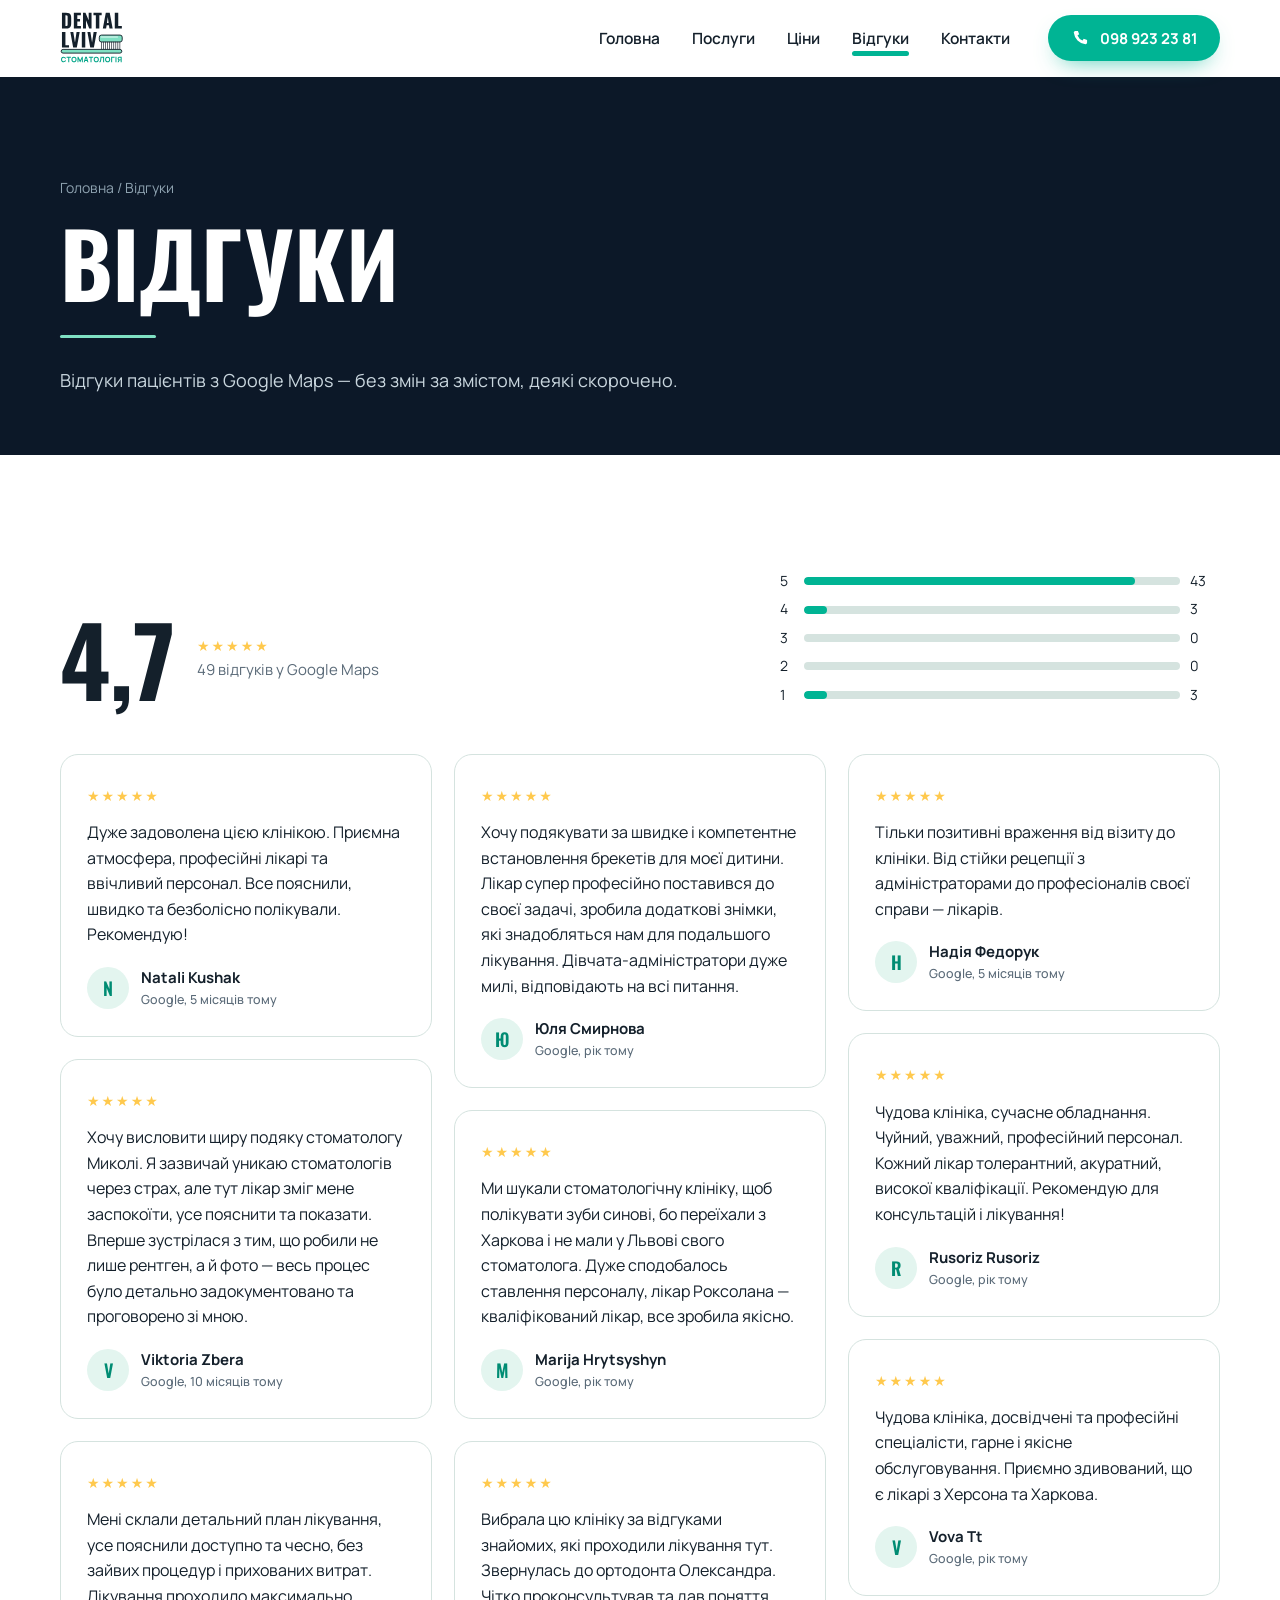
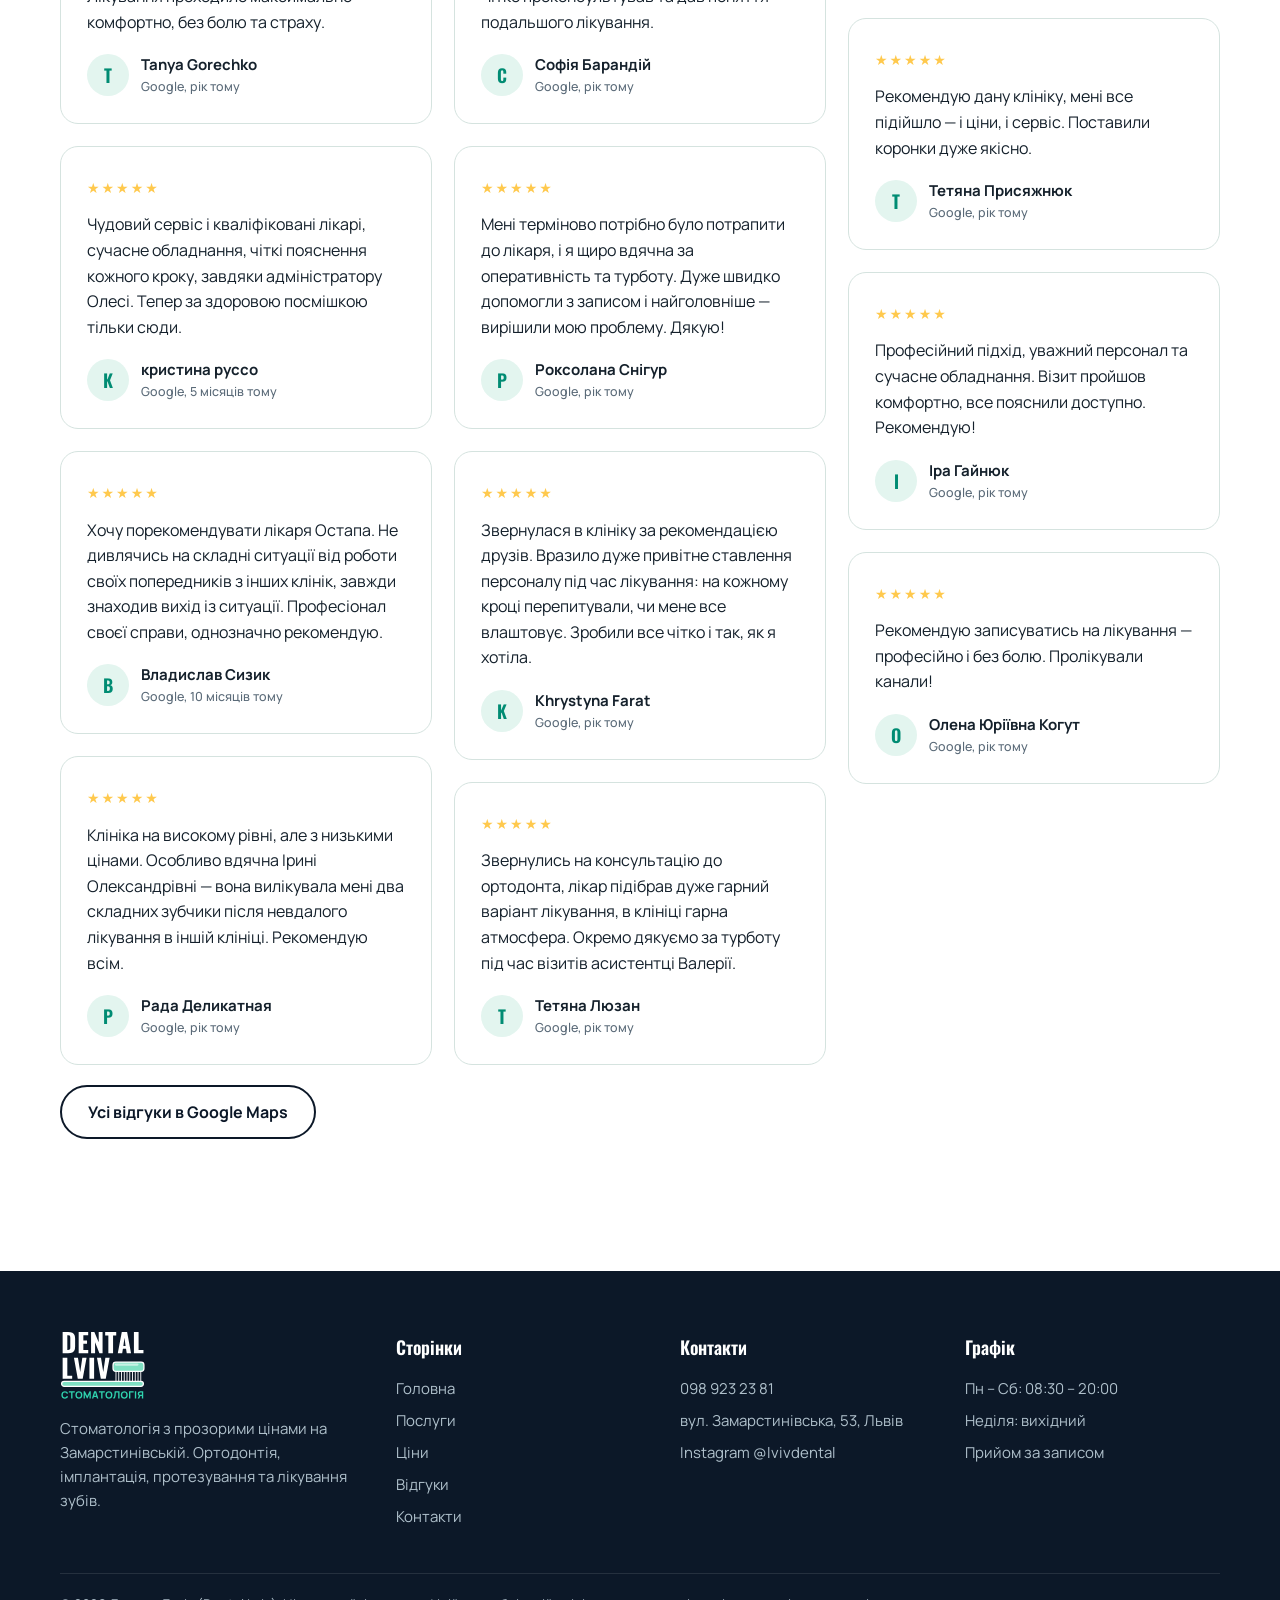
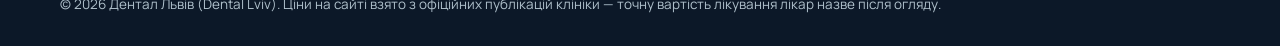
<file: vidguky.html>
<!doctype html>
<html lang="uk">
<head>
<script src="site-safety.js"></script>
<meta charset="utf-8">
<meta name="viewport" content="width=device-width, initial-scale=1, viewport-fit=cover">
<meta name="robots" content="noindex, nofollow">
<title>Відгуки пацієнтів — Дентал Львів</title>
<meta name="description" content="Справжні відгуки пацієнтів Dental Lviv з Google Maps: рейтинг 4,7 на основі 49 відгуків.">
<meta name="theme-color" content="#0C1828">
<link rel="icon" href="img/favicon.svg" type="image/svg+xml">
<link rel="apple-touch-icon" href="img/apple-touch-icon.png">
<link rel="preload" href="fonts/oswald_cyrillic.woff2" as="font" type="font/woff2" crossorigin>
<link rel="preload" href="fonts/manrope_cyrillic.woff2" as="font" type="font/woff2" crossorigin>
<link rel="stylesheet" href="css/style.css">
<meta property="og:type" content="website">
<meta property="og:locale" content="uk_UA">
<meta property="og:site_name" content="Dental Lviv">
<meta property="og:title" content="Відгуки пацієнтів — Дентал Львів">
<meta property="og:description" content="Справжні відгуки пацієнтів Dental Lviv з Google Maps: рейтинг 4,7 на основі 49 відгуків.">

<meta property="og:image" content="https://konkos-design.github.io/dental-lviv/img/og.jpg">
<meta property="og:image:width" content="1200">
<meta property="og:image:height" content="630">
<meta property="og:image:alt" content="Dental Lviv — стоматологія з прозорими цінами, Львів, Замарстинівська, 53">
<meta name="twitter:card" content="summary_large_image">
<meta name="twitter:title" content="Відгуки пацієнтів — Дентал Львів">
<meta name="twitter:description" content="Справжні відгуки пацієнтів Dental Lviv з Google Maps: рейтинг 4,7 на основі 49 відгуків.">
<meta name="twitter:image" content="https://konkos-design.github.io/dental-lviv/img/og.jpg">
<script type="application/ld+json">{"@context":"https://schema.org","@type":"Dentist","name":"Дентал Львів (Dental Lviv)","telephone":"+380989232381","address":{"@type":"PostalAddress","streetAddress":"вул. Замарстинівська, 53","addressLocality":"Львів","postalCode":"79019","addressCountry":"UA"},"openingHours":"Mo-Sa 08:30-20:00","aggregateRating":{"@type":"AggregateRating","ratingValue":"4.7","reviewCount":"49"},"sameAs":["https://www.instagram.com/lvivdental/"]}</script>
<link rel="canonical" href="https://konkos-design.github.io/dental-lviv/vidguky.html">
<meta property="og:url" content="https://konkos-design.github.io/dental-lviv/vidguky.html">
<link rel="stylesheet" href="site-safety.css">
</head>
<body>
<a class="sr" href="#main">Перейти до змісту</a>
<header class="top">
  <div class="wrap top__in">
    <a class="logo" href="index.html" aria-label="Dental Lviv — на головну"><img src="img/logo.svg" alt="Dental Lviv стоматологія" width="125" height="104"></a>
    <nav class="nav" aria-label="Головне меню">
      <a href="index.html">Головна</a><a href="poslugy.html">Послуги</a><a href="tsiny.html">Ціни</a><a href="vidguky.html" aria-current="page">Відгуки</a><a href="kontakty.html">Контакти</a>
      <a class="btn btn--brush" href="tel:+380989232381" data-mobile-call><svg class="" viewBox="0 0 24 24" aria-hidden="true"><path d="M6.5 3.5h3l1.5 4-2 1.5a11 11 0 0 0 6 6l1.5-2 4 1.5v3a2 2 0 0 1-2 2A16 16 0 0 1 4.5 5.5a2 2 0 0 1 2-2z" fill="currentColor"/></svg>Подзвонити</a>
    </nav>
    <a class="btn btn--brush top__call" href="tel:+380989232381"><svg class="" viewBox="0 0 24 24" aria-hidden="true"><path d="M6.5 3.5h3l1.5 4-2 1.5a11 11 0 0 0 6 6l1.5-2 4 1.5v3a2 2 0 0 1-2 2A16 16 0 0 1 4.5 5.5a2 2 0 0 1 2-2z" fill="currentColor"/></svg><span>098 923 23 81</span></a>
    <button class="burger" type="button" aria-label="Меню" aria-expanded="false"><span></span><span></span><span></span></button>
  </div>
</header>
<main id="main">

<section class="phead"><div class="wrap">
  <div class="crumbs"><a href="index.html">Головна</a> / Відгуки</div>
  <h1>Відгуки</h1><span class="section-accent is-in" aria-hidden="true"></span>
  <p>Відгуки пацієнтів з Google Maps — без змін за змістом, деякі скорочено.</p>
</div></section>
<section class="sec"><div class="wrap">
  <div class="sec__head reveal-group">
    <div class="score"><span class="score__big">4,7</span><div><span class="stars">★★★★★</span><br>49 відгуків у Google Maps</div></div>
    <div class="bars" aria-label="Розподіл оцінок">
      <div><span>5</span><i style="--w:88%"></i><span>43</span></div>
      <div><span>4</span><i style="--w:6%"></i><span>3</span></div>
      <div><span>3</span><i style="--w:0%"></i><span>0</span></div>
      <div><span>2</span><i style="--w:0%"></i><span>0</span></div>
      <div><span>1</span><i style="--w:6%"></i><span>3</span></div>
    </div>
  </div>
  <div class="rv-wall"><article class="rv rv-up"><span class="stars" aria-label="5 з 5">★★★★★</span><blockquote>Дуже задоволена цією клінікою. Приємна атмосфера, професійні лікарі та ввічливий персонал. Все пояснили, швидко та безболісно полікували. Рекомендую!</blockquote><footer><span class="ava" aria-hidden="true">N</span><span>Natali Kushak<small>Google, 5 місяців тому</small></span></footer></article><article class="rv rv-up"><span class="stars" aria-label="5 з 5">★★★★★</span><blockquote>Хочу висловити щиру подяку стоматологу Миколі. Я зазвичай уникаю стоматологів через страх, але тут лікар зміг мене заспокоїти, усе пояснити та показати. Вперше зустрілася з тим, що робили не лише рентген, а й фото — весь процес було детально задокументовано та проговорено зі мною.</blockquote><footer><span class="ava" aria-hidden="true">V</span><span>Viktoria Zbera<small>Google, 10 місяців тому</small></span></footer></article><article class="rv rv-up"><span class="stars" aria-label="5 з 5">★★★★★</span><blockquote>Мені склали детальний план лікування, усе пояснили доступно та чесно, без зайвих процедур і прихованих витрат. Лікування проходило максимально комфортно, без болю та страху.</blockquote><footer><span class="ava" aria-hidden="true">T</span><span>Tanya Gorechko<small>Google, рік тому</small></span></footer></article><article class="rv rv-up"><span class="stars" aria-label="5 з 5">★★★★★</span><blockquote>Чудовий сервіс і кваліфіковані лікарі, сучасне обладнання, чіткі пояснення кожного кроку, завдяки адміністратору Олесі. Тепер за здоровою посмішкою тільки сюди.</blockquote><footer><span class="ava" aria-hidden="true">К</span><span>кристина руссо<small>Google, 5 місяців тому</small></span></footer></article><article class="rv rv-up"><span class="stars" aria-label="5 з 5">★★★★★</span><blockquote>Хочу порекомендувати лікаря Остапа. Не дивлячись на складні ситуації від роботи своїх попередників з інших клінік, завжди знаходив вихід із ситуації. Професіонал своєї справи, однозначно рекомендую.</blockquote><footer><span class="ava" aria-hidden="true">В</span><span>Владислав Сизик<small>Google, 10 місяців тому</small></span></footer></article><article class="rv rv-up"><span class="stars" aria-label="5 з 5">★★★★★</span><blockquote>Клініка на високому рівні, але з низькими цінами. Особливо вдячна Ірині Олександрівні — вона вилікувала мені два складних зубчики після невдалого лікування в іншій клініці. Рекомендую всім.</blockquote><footer><span class="ava" aria-hidden="true">Р</span><span>Рада Деликатная<small>Google, рік тому</small></span></footer></article><article class="rv rv-up"><span class="stars" aria-label="5 з 5">★★★★★</span><blockquote>Хочу подякувати за швидке і компетентне встановлення брекетів для моєї дитини. Лікар супер професійно поставився до своєї задачі, зробила додаткові знімки, які знадобляться нам для подальшого лікування. Дівчата-адміністратори дуже милі, відповідають на всі питання.</blockquote><footer><span class="ava" aria-hidden="true">Ю</span><span>Юля Смирнова<small>Google, рік тому</small></span></footer></article><article class="rv rv-up"><span class="stars" aria-label="5 з 5">★★★★★</span><blockquote>Ми шукали стоматологічну клініку, щоб полікувати зуби синові, бо переїхали з Харкова і не мали у Львові свого стоматолога. Дуже сподобалось ставлення персоналу, лікар Роксолана — кваліфікований лікар, все зробила якісно.</blockquote><footer><span class="ava" aria-hidden="true">M</span><span>Marija Hrytsyshyn<small>Google, рік тому</small></span></footer></article><article class="rv rv-up"><span class="stars" aria-label="5 з 5">★★★★★</span><blockquote>Вибрала цю клініку за відгуками знайомих, які проходили лікування тут. Звернулась до ортодонта Олександра. Чітко проконсультував та дав поняття подальшого лікування.</blockquote><footer><span class="ava" aria-hidden="true">С</span><span>Софія Барандій<small>Google, рік тому</small></span></footer></article><article class="rv rv-up"><span class="stars" aria-label="5 з 5">★★★★★</span><blockquote>Мені терміново потрібно було потрапити до лікаря, і я щиро вдячна за оперативність та турботу. Дуже швидко допомогли з записом і найголовніше — вирішили мою проблему. Дякую!</blockquote><footer><span class="ava" aria-hidden="true">Р</span><span>Роксолана Снігур<small>Google, рік тому</small></span></footer></article><article class="rv rv-up"><span class="stars" aria-label="5 з 5">★★★★★</span><blockquote>Звернулася в клініку за рекомендацією друзів. Вразило дуже привітне ставлення персоналу під час лікування: на кожному кроці перепитували, чи мене все влаштовує. Зробили все чітко і так, як я хотіла.</blockquote><footer><span class="ava" aria-hidden="true">K</span><span>Khrystyna Farat<small>Google, рік тому</small></span></footer></article><article class="rv rv-up"><span class="stars" aria-label="5 з 5">★★★★★</span><blockquote>Звернулись на консультацію до ортодонта, лікар підібрав дуже гарний варіант лікування, в клініці гарна атмосфера. Окремо дякуємо за турботу під час візитів асистентці Валерії.</blockquote><footer><span class="ava" aria-hidden="true">Т</span><span>Тетяна Люзан<small>Google, рік тому</small></span></footer></article><article class="rv rv-up"><span class="stars" aria-label="5 з 5">★★★★★</span><blockquote>Тільки позитивні враження від візиту до клініки. Від стійки рецепції з адміністраторами до професіоналів своєї справи — лікарів.</blockquote><footer><span class="ava" aria-hidden="true">Н</span><span>Надія Федорук<small>Google, 5 місяців тому</small></span></footer></article><article class="rv rv-up"><span class="stars" aria-label="5 з 5">★★★★★</span><blockquote>Чудова клініка, сучасне обладнання. Чуйний, уважний, професійний персонал. Кожний лікар толерантний, акуратний, високої кваліфікації. Рекомендую для консультацій і лікування!</blockquote><footer><span class="ava" aria-hidden="true">R</span><span>Rusoriz Rusoriz<small>Google, рік тому</small></span></footer></article><article class="rv rv-up"><span class="stars" aria-label="5 з 5">★★★★★</span><blockquote>Чудова клініка, досвідчені та професійні спеціалісти, гарне і якісне обслуговування. Приємно здивований, що є лікарі з Херсона та Харкова.</blockquote><footer><span class="ava" aria-hidden="true">V</span><span>Vova Tt<small>Google, рік тому</small></span></footer></article><article class="rv rv-up"><span class="stars" aria-label="5 з 5">★★★★★</span><blockquote>Рекомендую дану клініку, мені все підійшло — і ціни, і сервіс. Поставили коронки дуже якісно.</blockquote><footer><span class="ava" aria-hidden="true">Т</span><span>Тетяна Присяжнюк<small>Google, рік тому</small></span></footer></article><article class="rv rv-up"><span class="stars" aria-label="5 з 5">★★★★★</span><blockquote>Професійний підхід, уважний персонал та сучасне обладнання. Візит пройшов комфортно, все пояснили доступно. Рекомендую!</blockquote><footer><span class="ava" aria-hidden="true">І</span><span>Іра Гайнюк<small>Google, рік тому</small></span></footer></article><article class="rv rv-up"><span class="stars" aria-label="5 з 5">★★★★★</span><blockquote>Рекомендую записуватись на лікування — професійно і без болю. Пролікували канали!</blockquote><footer><span class="ava" aria-hidden="true">О</span><span>Олена Юріївна Когут<small>Google, рік тому</small></span></footer></article></div>
  <p style="margin-top:20px" class="rv-up"><a class="btn btn--line" href="https://www.google.com/maps/place/?q=place_id:ChIJrTgiKQDdOkcRZHdRXXGC3WM" target="_blank" rel="noopener">Усі відгуки в Google Maps</a></p>
</div></section>
</main>
<footer class="foot">
  <div class="wrap">
    <div class="foot__grid">
      <div>
        <img src="img/logo-light.svg" alt="Dental Lviv стоматологія" width="84" height="70" loading="lazy">
        <p>Стоматологія з прозорими цінами на Замарстинівській. Ортодонтія, імплантація, протезування та лікування зубів.</p>
      </div>
      <div>
        <h4>Сторінки</h4>
        <ul><li><a href="index.html">Головна</a></li><li><a href="poslugy.html">Послуги</a></li><li><a href="tsiny.html">Ціни</a></li><li><a href="vidguky.html">Відгуки</a></li><li><a href="kontakty.html">Контакти</a></li></ul>
      </div>
      <div>
        <h4>Контакти</h4>
        <ul>
          <li><a href="tel:+380989232381">098 923 23 81</a></li>
          <li><a href="https://www.google.com/maps/place/?q=place_id:ChIJrTgiKQDdOkcRZHdRXXGC3WM" target="_blank" rel="noopener">вул. Замарстинівська, 53, Львів</a></li>
          <li><a href="https://www.instagram.com/lvivdental/" target="_blank" rel="noopener">Instagram @lvivdental</a></li>
        </ul>
      </div>
      <div>
        <h4>Графік</h4>
        <ul><li>Пн – Сб: 08:30 – 20:00</li><li>Неділя: вихідний</li><li>Прийом за записом</li></ul>
      </div>
    </div>
    <div class="foot__bottom">© 2026 Дентал Львів (Dental Lviv). Ціни на сайті взято з офіційних публікацій клініки — точну вартість лікування лікар назве після огляду.</div>
  </div>
</footer>
<a class="fab" href="tel:+380989232381" aria-label="Подзвонити в клініку"><svg class="" viewBox="0 0 24 24" aria-hidden="true"><path d="M6.5 3.5h3l1.5 4-2 1.5a11 11 0 0 0 6 6l1.5-2 4 1.5v3a2 2 0 0 1-2 2A16 16 0 0 1 4.5 5.5a2 2 0 0 1 2-2z" fill="currentColor"/></svg></a>
<script src="js/main.js" defer></script>
</body>
</html>
</file>
<file: css/style.css>
/* Dental Lviv — демо-сайт. Палітра з фасаду та логотипу клініки */
@font-face{font-family:"Oswald";font-style:normal;font-weight:200 700;font-display:swap;src:url(../fonts/oswald_cyrillic_ext.woff2) format("woff2");unicode-range:U+0460-052F,U+1C80-1C8A,U+20B4,U+2DE0-2DFF,U+A640-A69F,U+FE2E-FE2F}
@font-face{font-family:"Oswald";font-style:normal;font-weight:200 700;font-display:swap;src:url(../fonts/oswald_cyrillic.woff2) format("woff2");unicode-range:U+0301,U+0400-045F,U+0490-0491,U+04B0-04B1,U+2116}
@font-face{font-family:"Oswald";font-style:normal;font-weight:200 700;font-display:swap;src:url(../fonts/oswald_latin.woff2) format("woff2");unicode-range:U+0000-00FF,U+0131,U+0152-0153,U+02BB-02BC,U+02C6,U+02DA,U+02DC,U+0304,U+0308,U+0329,U+2000-206F,U+20AC,U+2122,U+2191,U+2193,U+2212,U+2215,U+FEFF,U+FFFD}
@font-face{font-family:"Manrope";font-style:normal;font-weight:200 800;font-display:swap;src:url(../fonts/manrope_cyrillic_ext.woff2) format("woff2");unicode-range:U+0460-052F,U+1C80-1C8A,U+20B4,U+2DE0-2DFF,U+A640-A69F,U+FE2E-FE2F}
@font-face{font-family:"Manrope";font-style:normal;font-weight:200 800;font-display:swap;src:url(../fonts/manrope_cyrillic.woff2) format("woff2");unicode-range:U+0301,U+0400-045F,U+0490-0491,U+04B0-04B1,U+2116}
@font-face{font-family:"Manrope";font-style:normal;font-weight:200 800;font-display:swap;src:url(../fonts/manrope_latin.woff2) format("woff2");unicode-range:U+0000-00FF,U+0131,U+0152-0153,U+02BB-02BC,U+02C6,U+02DA,U+02DC,U+0304,U+0308,U+0329,U+2000-206F,U+20AC,U+2122,U+2191,U+2193,U+2212,U+2215,U+FEFF,U+FFFD}

:root{
  --brush:#00B494;      /* смуга-ручка щітки на вивісці */
  --brush-deep:#008C73;
  --bristle:#7FE0C3;    /* головка щітки в логотипі */
  --mint:#E3F5EF;       /* стіни кабінетів */
  --ink:#0C1828;        /* фасад */
  --ink-2:#16263A;
  --text:#14202B;
  --muted:#5A6A78;
  --line:#D5E3DF;
  --paper:#FFFFFF;
  --wrap:1200px;
  --r-s:10px;--r-m:18px;--r-l:28px;
  --ease:cubic-bezier(.2,.7,.2,1);
}
*,*::before,*::after{box-sizing:border-box}
html{-webkit-text-size-adjust:100%;scroll-behavior:smooth}
body{margin:0;font-family:"Manrope",system-ui,sans-serif;font-size:17px;line-height:1.6;color:var(--text);background:var(--paper);overflow-x:hidden}
img{max-width:100%;display:block}
a{color:inherit}
h1,h2,h3{font-family:"Oswald",sans-serif;font-weight:600;line-height:1.08;margin:0;letter-spacing:.005em}
h2{font-size:clamp(34px,5vw,58px)}
h3{font-size:clamp(22px,2.4vw,28px);font-weight:500}
p{margin:0 0 1em}
.wrap{width:100%;max-width:var(--wrap);margin:0 auto;padding:0 20px}
.sr{position:absolute;width:1px;height:1px;overflow:hidden;clip:rect(0 0 0 0)}
:focus-visible{outline:3px solid var(--brush);outline-offset:3px;border-radius:4px}

/* ---------- кнопки ---------- */
.btn{position:relative;display:inline-flex;align-items:center;justify-content:center;gap:10px;min-height:54px;padding:0 26px;border-radius:999px;font:700 16px/1 "Manrope",sans-serif;text-decoration:none;border:2px solid transparent;cursor:pointer;overflow:hidden;isolation:isolate;transition:transform .25s var(--ease),box-shadow .25s var(--ease),color .25s;white-space:nowrap}
.btn::before{content:"";position:absolute;inset:0;z-index:-1;transform:scaleX(0);transform-origin:left;transition:transform .45s var(--ease)}
.btn:hover::before,.btn:focus-visible::before{transform:scaleX(1)}
.btn:hover{transform:translateY(-2px)}
.btn:active{transform:translateY(0) scale(.98)}
.btn svg{width:20px;height:20px;flex:none;transition:transform .35s var(--ease)}
.btn:hover svg{transform:rotate(-12deg) scale(1.1)}
.btn--brush{background:var(--brush);color:#fff;box-shadow:0 10px 24px -12px rgba(0,180,148,.8)}
.btn--brush::before{background:var(--brush-deep)}
.btn--ghost{border-color:currentColor;color:#fff}
.btn--ghost::before{background:#fff}
.btn--ghost:hover{color:var(--ink)}
.btn--line{border-color:var(--ink);color:var(--ink)}
.btn--line::before{background:var(--ink)}
.btn--line:hover{color:#fff}

/* ---------- шапка ---------- */
.top{position:sticky;top:0;z-index:50;background:rgba(255,255,255,.92);backdrop-filter:saturate(1.4) blur(10px);-webkit-backdrop-filter:saturate(1.4) blur(10px);border-bottom:1px solid transparent;transition:border-color .3s,box-shadow .3s}
.top.is-scrolled{border-color:var(--line);box-shadow:0 8px 30px -22px rgba(12,24,40,.5)}
.top__in{display:flex;align-items:center;gap:24px;height:76px}
.logo{display:block;flex:none}
.logo img{height:52px;width:auto}
.nav{display:flex;gap:4px;margin-left:auto}
.nav a{position:relative;padding:10px 14px;font-weight:600;font-size:15.5px;text-decoration:none;color:var(--text)}
.nav a::after{content:"";position:absolute;left:14px;right:14px;bottom:4px;height:5px;border-radius:5px;background:var(--brush);transform:scaleX(0);transform-origin:left;transition:transform .35s var(--ease)}
.nav a:hover::after,.nav a[aria-current="page"]::after{transform:scaleX(1)}
.top__call{min-height:46px;padding:0 20px;font-size:15px}
.burger{display:none;margin-left:auto;width:48px;height:48px;border:0;border-radius:12px;background:var(--mint);cursor:pointer;position:relative;transition:background .25s}
.burger:hover{background:var(--bristle)}
.burger span{position:absolute;left:13px;right:13px;height:3px;border-radius:3px;background:var(--ink);transition:transform .35s var(--ease),opacity .2s}
.burger span:nth-child(1){top:16px}.burger span:nth-child(2){top:23px}.burger span:nth-child(3){top:30px}
.menu-open .burger span:nth-child(1){transform:translateY(7px) rotate(45deg)}
.menu-open .burger span:nth-child(2){opacity:0}
.menu-open .burger span:nth-child(3){transform:translateY(-7px) rotate(-45deg)}

/* ---------- стриманий фірмовий акцент ---------- */
.section-accent{display:block;width:72px;height:3px;margin:28px 0;border-radius:3px;background:var(--brush);transform-origin:left;transition:width .8s var(--ease)}
.hero .section-accent,.phead .section-accent,.sec--ink .section-accent{background:var(--bristle)}
.is-in .section-accent,.section-accent.is-in{width:96px}

/* ---------- герой ---------- */
.hero{background:var(--ink);color:#fff;position:relative;overflow:hidden}
.hero__grid{display:grid;grid-template-columns:1.05fr .95fr;min-height:calc(100svh - 76px);max-height:900px}
.hero__text{padding:clamp(40px,7vw,96px) clamp(20px,5vw,72px) 56px max(20px,calc((100vw - var(--wrap))/2 + 20px));display:flex;flex-direction:column;justify-content:center}
.hero h1{font-size:clamp(40px,5.6vw,92px);font-weight:700;line-height:.98;text-transform:uppercase}
.hero h1 .ln{display:block;overflow:hidden}
.hero h1 .ln span{display:block;transform:translateY(105%);transition:transform .9s var(--ease)}
.hero.is-in h1 .ln span{transform:none}
.hero.is-in h1 .ln:nth-child(2) span{transition-delay:.12s}
.hero.is-in h1 .ln:nth-child(3) span{transition-delay:.24s}
.hero .section-accent{color:#fff}
.hero__lead{font-size:clamp(17px,1.6vw,20px);max-width:34em;color:#C9D6DE}
.hero__lead b{color:#fff}
.hero__cta{display:flex;flex-wrap:wrap;gap:14px;margin-top:10px}
.hero__facts{display:flex;flex-wrap:wrap;gap:26px;margin-top:40px;padding-top:26px;border-top:1px solid rgba(255,255,255,.14);font-size:15px;color:#C9D6DE}
.hero__facts strong{display:block;font:600 26px/1.1 "Oswald",sans-serif;color:#fff}
.stars{color:#FFC94D;letter-spacing:2px;font-size:14px}
.hero__media{position:relative;min-height:420px}
.hero__media img{position:absolute;inset:0;width:100%;height:100%;object-fit:cover;object-position:30% 30%;transform:scale(1.08);transition:transform 1.6s var(--ease)}
.hero.is-in .hero__media img{transform:scale(1)}
.hero__media::after{content:"";position:absolute;inset:0;background:linear-gradient(90deg,var(--ink) 0,rgba(12,24,40,0) 22%)}
.hero__tag{position:absolute;right:20px;bottom:22px;z-index:2;background:#fff;color:var(--ink);border-radius:var(--r-m);padding:14px 18px;font-size:14px;line-height:1.35;max-width:260px;box-shadow:0 20px 40px -20px rgba(0,0,0,.6)}
.hero__tag b{display:block;font:600 18px/1.2 "Oswald",sans-serif}

/* ---------- секції ---------- */
.sec{padding:clamp(70px,9vw,120px) 0}
.sec--mint{background:var(--mint)}
.sec--ink{background:var(--ink);color:#fff}
.sec__head{display:grid;grid-template-columns:1fr minmax(0,440px);gap:24px 60px;align-items:end;margin-bottom:48px}
.sec__head p{color:var(--muted);margin:0}
.sec--ink .sec__head p{color:#C9D6DE}
.sec__head .section-accent{margin:24px 0 0;max-width:96px;color:var(--ink)}
.sec--ink .sec__head .section-accent{color:#fff}

/* переваги */
.perks{display:grid;grid-template-columns:repeat(4,1fr);gap:0;border-top:4px solid var(--ink)}
.perk{padding:30px 26px 10px 0;margin-right:26px;border-right:1px solid var(--line)}
.perk:last-child{border-right:0;margin-right:0}
.perk svg{width:54px;height:54px;margin-bottom:18px;transition:transform .5s var(--ease)}
.perk:hover svg{transform:translateY(-4px) rotate(-6deg)}
.perk h3{font-size:22px;margin-bottom:8px}
.perk p{font-size:15.5px;color:var(--muted)}

/* напрямки */
.dirs{display:grid;grid-template-columns:5fr 7fr;gap:clamp(24px,4vw,60px);align-items:start}
.dirs__photo{position:sticky;top:100px;border-radius:var(--r-l);overflow:hidden;aspect-ratio:4/5}
.dirs__photo img{width:100%;height:100%;object-fit:cover;transition:opacity .4s}
.dirs__list{list-style:none;margin:0;padding:0;border-top:2px solid var(--ink)}
.dir{border-bottom:1px solid var(--line)}
.dir a{display:grid;grid-template-columns:1fr auto;gap:6px 20px;align-items:center;padding:22px 4px;text-decoration:none;transition:padding .35s var(--ease),background .35s}
.dir a:hover,.dir a:focus-visible{padding-left:18px;background:linear-gradient(90deg,var(--mint),transparent)}
.dir h3{font-size:clamp(24px,2.6vw,32px)}
.dir p{grid-column:1;margin:0;color:var(--muted);font-size:15.5px}
.dir__price{grid-row:1/3;grid-column:2;text-align:right;font:600 20px/1.2 "Oswald",sans-serif;color:var(--brush-deep);white-space:nowrap}
.dir__price small{display:block;font:500 13px/1.3 "Manrope",sans-serif;color:var(--muted)}

/* ціни-тизер */
.tags{display:grid;grid-template-columns:repeat(3,1fr);gap:20px}
.ptag{position:relative;background:var(--ink-2);border-radius:var(--r-m);padding:28px 26px 26px;overflow:hidden;transition:transform .4s var(--ease),background .4s}
.ptag:hover{transform:translateY(-6px);background:#1B2F47}
.ptag::before{content:"";position:absolute;left:26px;right:26px;top:0;height:6px;border-radius:0 0 6px 6px;background:var(--brush)}
.ptag h3{font-size:22px;color:#fff}
.ptag__sum{font:700 clamp(40px,4.6vw,56px)/1 "Oswald",sans-serif;margin:18px 0 6px;color:var(--bristle)}
.ptag__sum span{font-size:.42em;font-weight:500;color:#C9D6DE}
.ptag p{color:#AFC0CB;font-size:15px;margin:0}
.ptag s{color:#7F92A0}
.tags__more{display:flex;flex-wrap:wrap;gap:16px;align-items:center;justify-content:space-between;margin-top:34px;color:#C9D6DE}
.tags__more p{margin:0;max-width:40em;font-size:15px}

/* до/після */
.ba{display:grid;grid-template-columns:1fr 1fr;gap:clamp(24px,5vw,80px);align-items:center}
.ba__img{width:100%;min-width:0;margin:0;justify-self:center}
.compare{--split:50%;position:relative;aspect-ratio:700/521;overflow:hidden;border-radius:22px;background:var(--mint);touch-action:pan-y;user-select:none;cursor:ew-resize;isolation:isolate}
.compare__layer{position:absolute;inset:0;overflow:hidden;pointer-events:none}
.compare__layer img{position:absolute;left:0;width:100%;height:200%;max-width:none;pointer-events:none}
.compare__before img{top:0}
.compare__after img{bottom:0}
.compare__before{z-index:1;clip-path:inset(0 calc(100% - var(--split)) 0 0)}
.compare__divider{position:absolute;z-index:2;top:0;bottom:0;left:var(--split);width:2px;background:#fff;transform:translateX(-50%);pointer-events:none;box-shadow:0 0 12px #0c182833}
.compare__handle{position:absolute;left:50%;top:50%;transform:translate(-50%,-50%);width:48px;height:48px;border-radius:50%;background:#fff;color:var(--ink);display:grid;place-items:center;box-shadow:0 4px 20px #0c182833}
.compare__handle svg{width:24px;height:24px}
.compare input{position:absolute;z-index:3;inset:0;width:100%;height:100%;margin:0;opacity:0;cursor:ew-resize;touch-action:pan-y}
.compare:focus-within{outline:3px solid var(--brush-deep);outline-offset:5px}
.compare:focus-within .compare__handle{background:var(--mint)}
.compare__caption{padding:16px 0 0}
.compare__labels{display:flex;justify-content:space-between;gap:16px;font-size:13px;font-weight:700}
.compare__labels span:last-child{text-align:right;color:var(--brush-deep)}
.compare__hint{display:block;margin-top:10px;color:var(--muted);font-size:13px;line-height:1.5}
.ticks{list-style:none;padding:0;margin:0 0 30px}
.ticks li{position:relative;padding:12px 0 12px 40px;border-bottom:1px solid var(--line)}
.ticks li::before{content:"";position:absolute;left:0;top:16px;width:24px;height:12px;border-radius:6px;background:var(--bristle);border:3px solid var(--ink)}

/* відгуки */
.rv-grid{display:grid;grid-template-columns:repeat(3,1fr);gap:22px}
.rv{display:flex;flex-direction:column;background:#fff;border:1px solid var(--line);border-radius:var(--r-m);padding:26px;transition:transform .4s var(--ease),border-color .4s}
.rv:hover{transform:translateY(-4px);border-color:var(--brush)}
.rv blockquote{margin:12px 0 18px;font-size:16px;flex:1}
.rv footer{display:flex;align-items:center;gap:12px;font-weight:700;font-size:15px}
.rv footer small{display:block;font-weight:500;color:var(--muted)}
.ava{width:42px;height:42px;border-radius:50%;display:grid;place-items:center;background:var(--mint);color:var(--brush-deep);font:600 18px/1 "Oswald",sans-serif;flex:none}
.score{display:flex;align-items:center;gap:22px;flex-wrap:wrap}
.score__big{font:700 clamp(64px,8vw,96px)/1 "Oswald",sans-serif}
.score__big + div{color:var(--muted);font-size:15px}

/* контакти */
.contact{display:grid;grid-template-columns:5fr 7fr;gap:0;border-radius:var(--r-l);overflow:hidden;background:var(--ink);color:#fff}
.contact__info{padding:clamp(28px,4vw,52px)}
.contact__info h2{margin-bottom:24px}
.cl{list-style:none;padding:0;margin:0 0 28px}
.cl li{display:grid;grid-template-columns:28px 1fr;gap:14px;padding:12px 0;border-bottom:1px solid rgba(255,255,255,.12)}
.cl svg{width:26px;height:26px;color:var(--bristle)}
.cl a{text-decoration:none;border-bottom:2px solid var(--brush)}
.cl a:hover{color:var(--bristle)}
.contact__map{min-height:380px;background:#22364d}
.contact__map iframe{width:100%;height:100%;min-height:380px;border:0;display:block;filter:saturate(.85)}

/* підвал */
.foot{background:var(--ink);color:#AFC0CB;padding:60px 0 30px;font-size:15px}
.foot__grid{display:grid;grid-template-columns:1.2fr 1fr 1fr 1fr;gap:30px}
.foot img{height:70px;width:auto;margin-bottom:16px}
.foot h4{font:600 18px/1.2 "Oswald",sans-serif;color:#fff;margin:6px 0 14px}
.foot ul{list-style:none;padding:0;margin:0}
.foot li{padding:4px 0}
.foot a{text-decoration:none;transition:color .2s}
.foot a:hover{color:var(--bristle)}
.foot__bottom{margin-top:40px;padding-top:20px;border-top:1px solid rgba(255,255,255,.1);font-size:13.5px}

/* плаваюча кнопка дзвінка (моб.) */
.fab{position:fixed;right:16px;bottom:16px;z-index:60;width:62px;height:62px;border-radius:50%;background:var(--brush);color:#fff;display:none;place-items:center;box-shadow:0 14px 30px -10px rgba(0,140,115,.9);animation:ring 3.2s ease-in-out infinite}
.fab svg{width:28px;height:28px}
@keyframes ring{0%,80%,100%{transform:none}84%{transform:rotate(-12deg)}88%{transform:rotate(12deg)}92%{transform:rotate(-8deg)}96%{transform:rotate(6deg)}}

/* ---------- внутрішні сторінки ---------- */
.phead{background:var(--ink);color:#fff;padding:clamp(56px,8vw,100px) 0 clamp(40px,5vw,60px)}
.phead h1{font-size:clamp(46px,7vw,92px);font-weight:700;text-transform:uppercase;line-height:1}
.phead p{color:#C9D6DE;max-width:40em;font-size:18px;margin:0}
.crumbs{font-size:14px;color:#8FA3B1;margin-bottom:18px}
.crumbs a{text-decoration:none}.crumbs a:hover{color:#fff}

.chips{display:flex;flex-wrap:wrap;gap:10px}
.chip{display:inline-flex;align-items:center;min-height:42px;padding:0 18px;border-radius:999px;border:2px solid var(--line);background:#fff;font:600 15px/1 "Manrope",sans-serif;color:var(--text);text-decoration:none;cursor:pointer;transition:border-color .25s,background .25s,color .25s,transform .25s var(--ease)}
.chip:hover{border-color:var(--brush);transform:translateY(-2px)}
.chip[aria-pressed="true"]{background:var(--ink);border-color:var(--ink);color:#fff}
.subnav{position:sticky;top:76px;z-index:20;background:rgba(255,255,255,.95);backdrop-filter:blur(8px);-webkit-backdrop-filter:blur(8px);border-bottom:1px solid var(--line);padding:14px 0}
.subnav .chips{flex-wrap:nowrap;overflow-x:auto;scrollbar-width:none;padding-bottom:2px}
.subnav .chips::-webkit-scrollbar{display:none}
.subnav .chip{flex:none}

/* послуги */
.svc{display:grid;grid-template-columns:1fr 1fr;gap:clamp(28px,5vw,80px);align-items:center;padding:clamp(56px,7vw,96px) 0;border-bottom:1px solid var(--line);scroll-margin-top:150px}
.svc:nth-of-type(even) .svc__img{order:2}
.svc__img{border-radius:var(--r-l);overflow:hidden;aspect-ratio:4/3.4;background:var(--mint)}
.svc__img img{width:100%;height:100%;object-fit:cover;transition:transform 1s var(--ease)}
.svc:hover .svc__img img{transform:scale(1.04)}
.svc h2{font-size:clamp(34px,4.4vw,52px);margin-bottom:6px}
.svc .section-accent{max-width:96px;margin:24px 0 22px;color:var(--ink)}
.svc ul{padding-left:0;list-style:none;margin:0 0 24px}
.svc li{position:relative;padding:7px 0 7px 26px}
.svc li::before{content:"";position:absolute;left:0;top:16px;width:14px;height:6px;border-radius:3px;background:var(--brush)}
.svc__price{display:inline-flex;align-items:baseline;gap:8px;background:var(--mint);border-radius:12px;padding:10px 16px;font-weight:600;margin-bottom:22px}
.svc__price b{font:600 24px/1 "Oswald",sans-serif;color:var(--brush-deep)}
.svc__btns{display:flex;flex-wrap:wrap;gap:12px}

/* прайс */
.pfind{display:grid;grid-template-columns:minmax(0,1fr);gap:18px;margin-bottom:34px}
.search{position:relative}
.search input{width:100%;min-height:64px;padding:0 60px 0 58px;border-radius:18px;border:2px solid var(--line);font:600 18px/1 "Manrope",sans-serif;color:var(--text);background:#fff;transition:border-color .25s,box-shadow .25s;-webkit-appearance:none;appearance:none}
.search input:focus{outline:none;border-color:var(--brush);box-shadow:0 0 0 5px rgba(0,180,148,.15)}
.search>svg{position:absolute;left:20px;top:50%;width:24px;height:24px;transform:translateY(-50%);color:var(--muted)}
.search button{position:absolute;right:10px;top:50%;transform:translateY(-50%);width:44px;height:44px;border:0;border-radius:12px;background:var(--mint);cursor:pointer;display:none;font-size:22px;line-height:1;color:var(--ink)}
.search.has-q button{display:block}
.pgroup{margin-bottom:46px;scroll-margin-top:100px}
.pgroup h2{font-size:clamp(28px,3.4vw,40px);margin-bottom:6px}
.pgroup>p{color:var(--muted);font-size:15.5px;margin-bottom:16px;max-width:52em}
.ptable{width:100%;border-collapse:collapse;font-size:16px}
.ptable caption{text-align:left;font-weight:700;padding:14px 0 8px}
.ptable th{text-align:left;font-weight:600;color:var(--muted);font-size:14px;padding:10px 12px;border-bottom:2px solid var(--ink)}
.ptable th:not(:first-child),.ptable td:not(:first-child){text-align:right;white-space:nowrap}
.ptable td{padding:15px 12px;border-bottom:1px solid var(--line);vertical-align:top}
.ptable tr{transition:background .25s}
.ptable tbody tr:hover{background:var(--mint)}
.ptable td b{font:600 19px/1.2 "Oswald",sans-serif}
.ptable td small{display:block;color:var(--muted);font-size:13px}
.ptable mark{background:var(--bristle);color:inherit;border-radius:3px;padding:0 2px}
.badge{display:inline-block;margin-left:6px;padding:2px 9px;border-radius:999px;background:var(--brush);color:#fff;font-size:12px;font-weight:700;vertical-align:2px}
.empty{display:none;padding:36px;border:2px dashed var(--line);border-radius:var(--r-m);text-align:center;color:var(--muted)}
.empty.show{display:block}
.note{background:var(--mint);border-left:6px solid var(--brush);border-radius:0 var(--r-s) var(--r-s) 0;padding:18px 20px;font-size:15px;margin-top:10px}
.steps{list-style:none;padding:0;margin:0;counter-reset:s}

/* відгуки сторінка */
.rv-wall{columns:3 320px;column-gap:22px}
.rv-wall .rv{break-inside:avoid;margin-bottom:22px;display:block}
.bars{display:grid;gap:6px;min-width:240px;font-size:14px}
.bars div{display:grid;grid-template-columns:14px 1fr 30px;gap:10px;align-items:center}
.bars i{display:block;height:8px;border-radius:8px;background:var(--line);overflow:hidden}
.bars i::before{content:"";display:block;height:100%;width:var(--w);background:var(--brush);border-radius:8px;transform:scaleX(0);transform-origin:left;transition:transform 1.2s var(--ease)}
.is-in .bars i::before{transform:scaleX(1)}

/* години */
.hours{width:100%;border-collapse:collapse}
.hours td{padding:10px 0;border-bottom:1px solid rgba(255,255,255,.12)}
.hours td:last-child{text-align:right}
.hours tr.today td{color:var(--bristle);font-weight:700}

/* ---------- поява при прокрутці ---------- */
.rv-up{opacity:0;transform:translateY(28px);transition:opacity .8s var(--ease),transform .8s var(--ease)}
.rv-up.is-in{opacity:1;transform:none}
.rv-d1{transition-delay:.08s}.rv-d2{transition-delay:.16s}.rv-d3{transition-delay:.24s}

/* ---------- адаптив ---------- */
@media (max-width:1080px){
  .nav a{padding:10px 9px;font-size:15px}
  .top__call span{display:none}
  .perks{grid-template-columns:1fr 1fr}
  .perk:nth-child(2){border-right:0;margin-right:0}
  .perk:nth-child(n+3){border-top:1px solid var(--line)}
  .foot__grid{grid-template-columns:1fr 1fr}
}
@media (max-width:900px){
  .nav,.top__call{display:none}
  .burger{display:block}
  .menu-open .nav{display:flex;position:fixed;top:76px;left:0;right:0;bottom:0;flex-direction:column;gap:0;padding:20px;background:#fff;overflow:auto;animation:drop .35s var(--ease)}
  .menu-open .nav a{font:600 30px/1.2 "Oswald",sans-serif;padding:16px 4px;border-bottom:1px solid var(--line)}
  .menu-open .nav a::after{left:4px;right:auto;width:60px;bottom:10px}
  .menu-open .nav .btn{margin-top:24px;font:700 17px/1 "Manrope",sans-serif;color:#fff;border-bottom:0;padding:0 26px}
  .menu-open .nav .btn::after{display:none}
  .hero__grid{grid-template-columns:1fr;min-height:0;max-height:none}
  .hero__media{min-height:0;aspect-ratio:4/3;order:-1}
  .hero__media::after{background:linear-gradient(0deg,var(--ink) 0,rgba(12,24,40,0) 35%)}
  .hero__text{padding:10px 20px 56px}
  .hero__tag{display:none}
  .sec__head{grid-template-columns:1fr}
  .dirs{grid-template-columns:1fr}
  .dirs__photo{position:relative;top:0;aspect-ratio:16/10}
  .tags{grid-template-columns:1fr}
  .ba{grid-template-columns:1fr}
  .rv-grid{grid-template-columns:1fr}
  .contact{grid-template-columns:1fr}
  .svc{grid-template-columns:1fr}
  .svc:nth-of-type(even) .svc__img{order:0}
  .fab{display:grid}
}
@keyframes drop{from{opacity:0;transform:translateY(-10px)}to{opacity:1;transform:none}}
@media (max-width:560px){
  body{font-size:16px}
  .logo img{height:46px}
  .perks{grid-template-columns:1fr}
  .perk{border-right:0;margin-right:0;border-top:1px solid var(--line);padding-right:0}
  .perk:first-child{border-top:0}
  .hero__cta .btn{width:100%}
  .hero__facts{gap:18px}
  .dir a{grid-template-columns:1fr}
  .dir__price{grid-row:auto;grid-column:1;text-align:left}
  .foot__grid{grid-template-columns:1fr}
  .ptable{font-size:15px}
  .ptable th,.ptable td{padding-left:6px;padding-right:6px}
  .ptable--wide thead{display:none}
  .ptable--wide tr{display:grid;grid-template-columns:1fr 1fr;padding:12px 0;border-bottom:1px solid var(--line)}
  .ptable--wide td{border:0;padding:4px 6px}
  .ptable--wide td:first-child{grid-column:1/-1;text-align:left}
  .ptable--wide td:not(:first-child){text-align:left}
  .ptable--wide td[data-l]::before{content:attr(data-l);display:block;font-size:12px;color:var(--muted)}
  .svc__btns .btn{width:100%}
}
@media (prefers-reduced-motion:reduce){
  *,*::before,*::after{animation:none!important;transition:none!important}
  .rv-up{opacity:1;transform:none}
  .hero h1 .ln span{transform:none}
}
.nav [data-mobile-call]{display:none}
@media (max-width:900px){.menu-open .nav [data-mobile-call]{display:inline-flex}}
.menu-open .top{backdrop-filter:none;-webkit-backdrop-filter:none;background:#fff}
.menu-open{overflow:hidden}
.menu-open .fab{display:none}
</file>
<file: site-safety.css>
/* Progressive enhancement: animation must never hide essential content on failure. */
html:not(.enhancements-ready) :is([data-reveal], .reveal, .rv-up, .rv, [data-split], .split .w > span, .split-words .w > span, .rv-clip, .img-reveal) {opacity:1!important;visibility:visible!important;transform:none!important;clip-path:none!important;filter:none!important;}
@media(prefers-reduced-motion:reduce){
 :is([data-reveal], .reveal, .rv-up, .rv, [data-split], .split .w > span, .split-words .w > span, .rv-clip, .img-reveal){opacity:1!important;visibility:visible!important;transform:none!important;clip-path:none!important;filter:none!important;animation:none!important;transition:none!important;}
 html{scroll-behavior:auto!important;}
}
:focus-visible{outline:3px solid currentColor;outline-offset:5px;}
</file>
